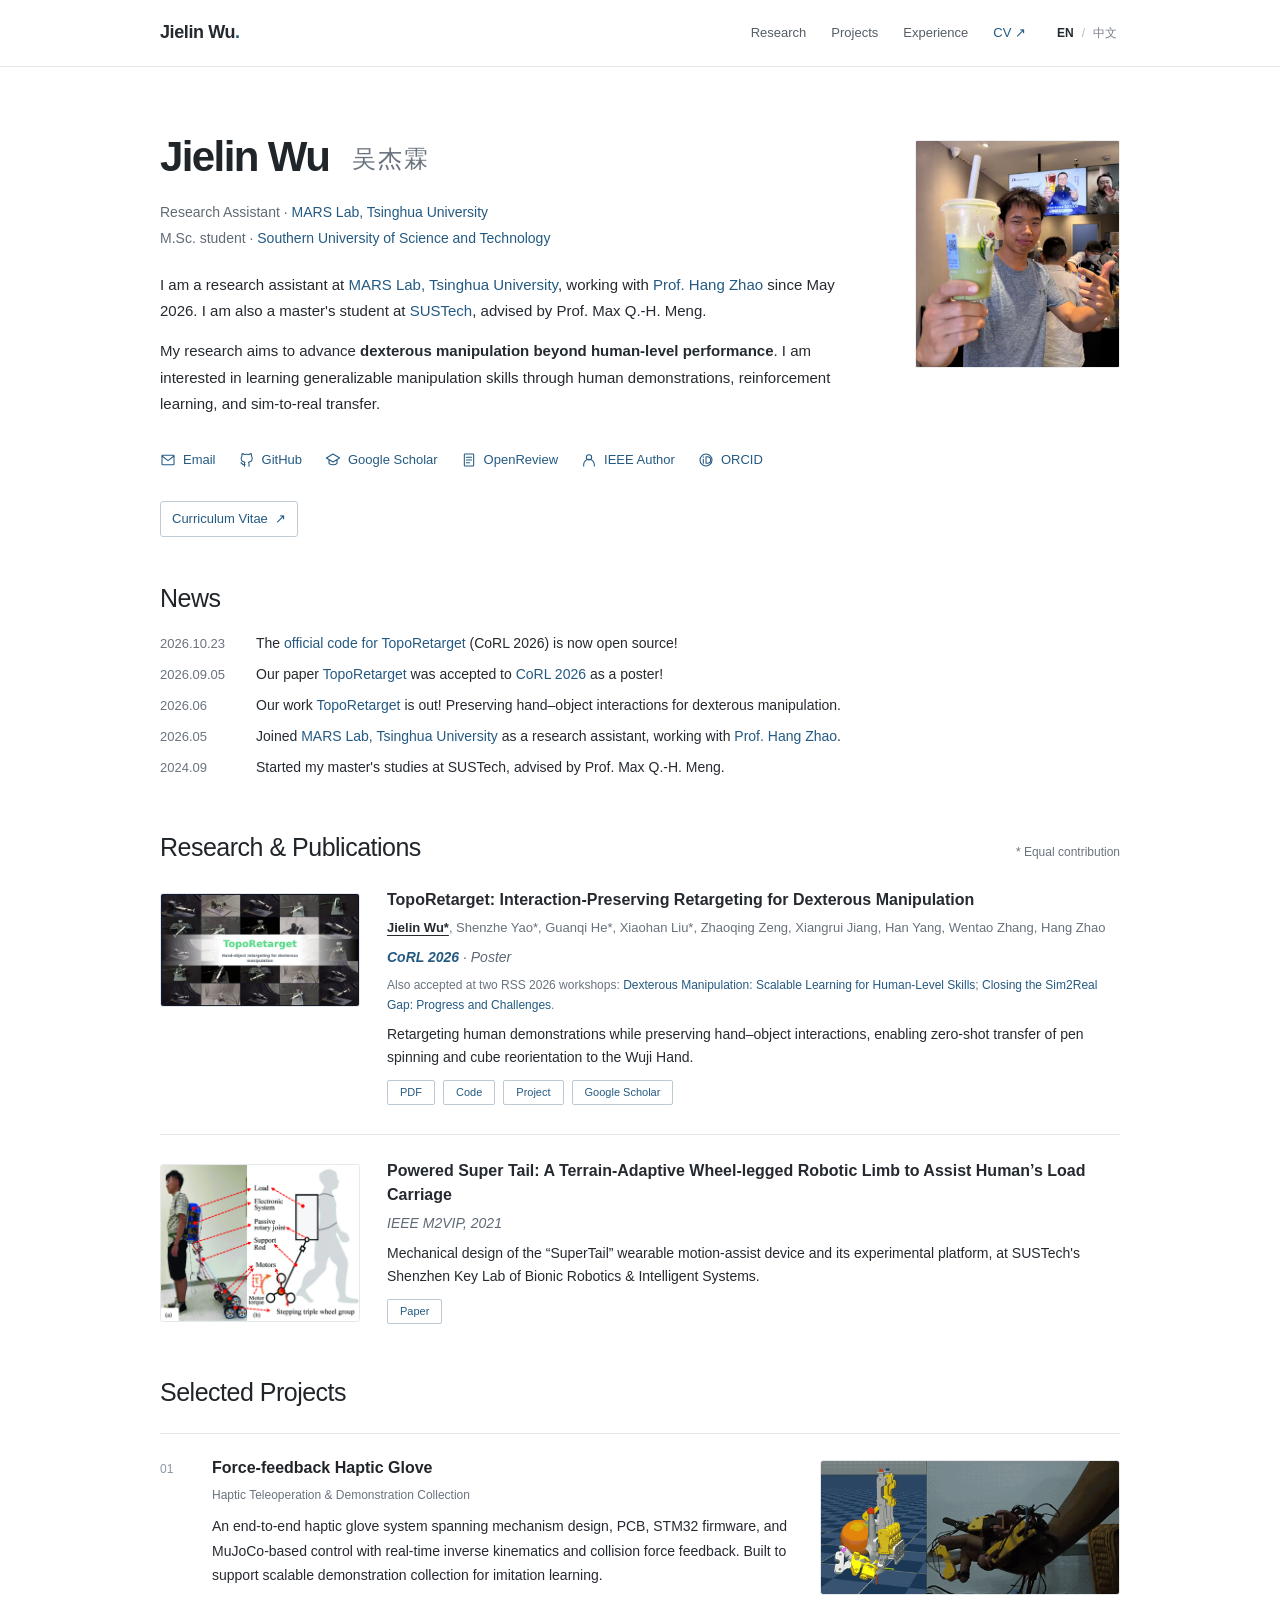
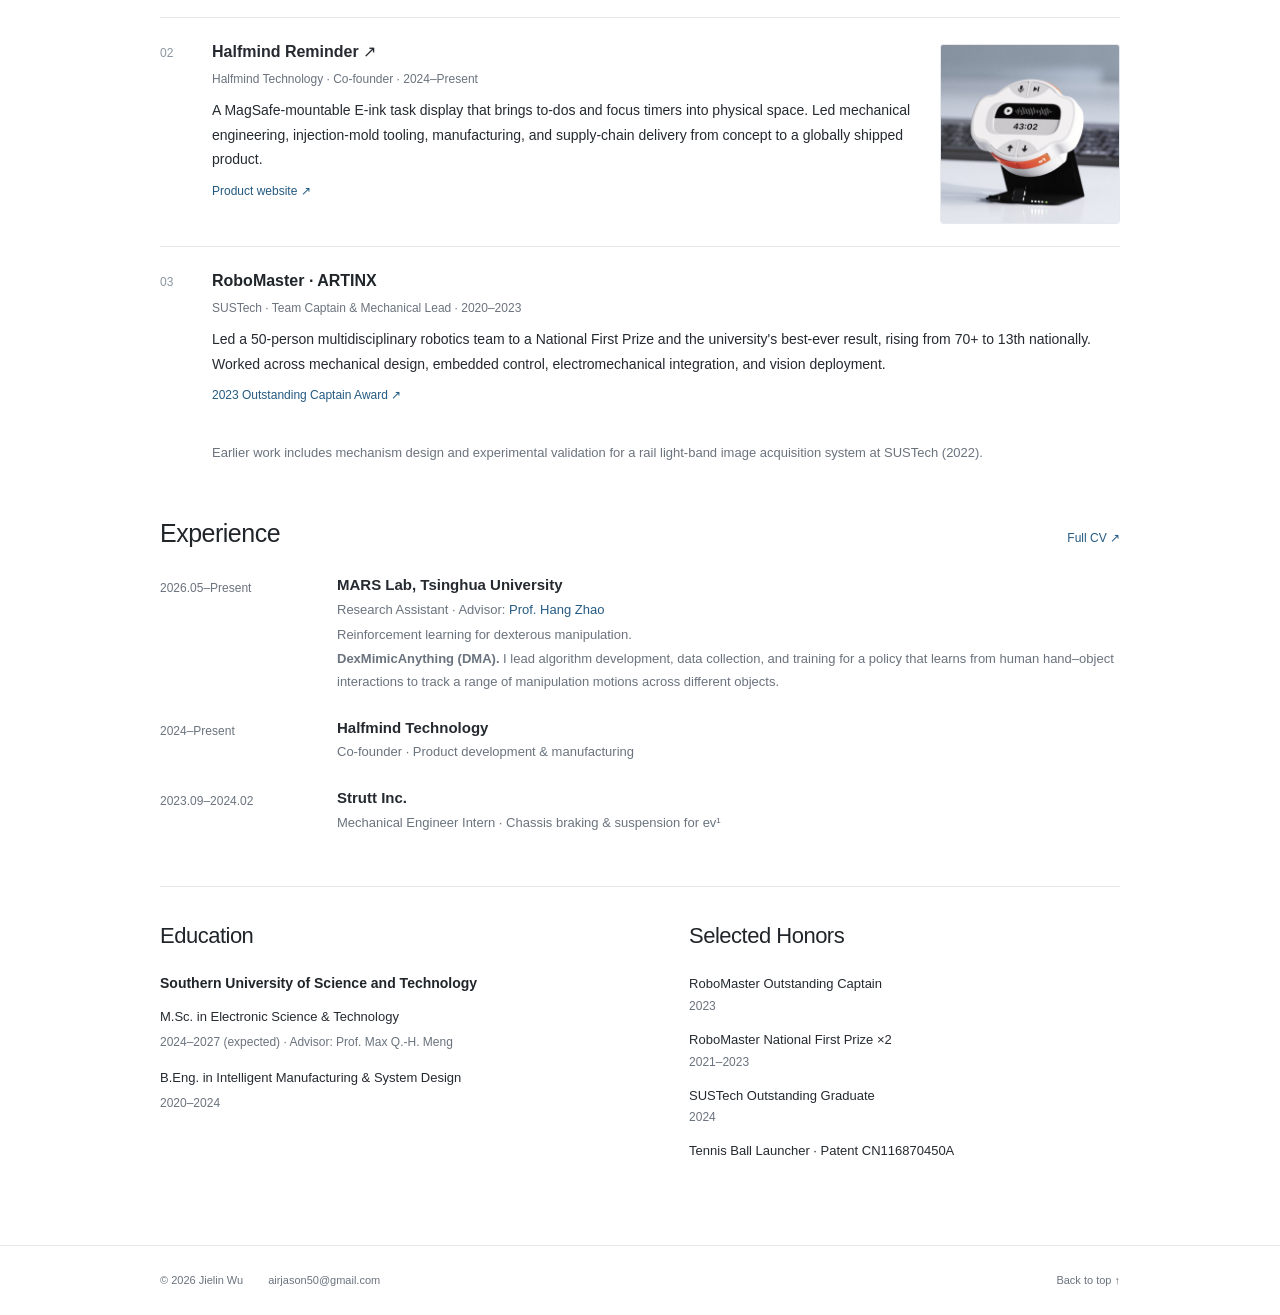
<file: index.html>
<!DOCTYPE html>
<html lang="en">
<head>
  <meta charset="UTF-8">
  <meta name="viewport" content="width=device-width, initial-scale=1">
  <meta name="description" content="Jielin Wu — research assistant at MARS Lab, Tsinghua University, studying dexterous manipulation beyond human-level performance.">
  <meta name="theme-color" content="#ffffff">
  <title>Jielin Wu / 吴杰霖</title>
  <link rel="canonical" href="https://airjason50.github.io/">
  <link rel="stylesheet" href="style.css">
  <script src="home.js" defer></script>
</head>
<body>
  <a class="skip-link" href="#about"><span class="en">Skip to content</span><span class="zh">跳转到正文</span></a>
  <header class="site-header">
    <nav class="nav-inner" aria-label="Main navigation">
      <a class="brand" href="#about">Jielin Wu<span class="brand-dot">.</span></a>
      <div class="nav-links">
        <a href="#research"><span class="en">Research</span><span class="zh">研究</span></a>
        <a href="#projects"><span class="en">Projects</span><span class="zh">项目</span></a>
        <a href="#experience"><span class="en">Experience</span><span class="zh">经历</span></a>
        <a class="nav-cv" href="cv.html" data-cv-link>CV <span aria-hidden="true">↗</span></a>
      </div>
      <div class="language-switch" role="group" aria-label="Language / 语言">
        <button type="button" data-lang="en" aria-pressed="true">EN</button>
        <span aria-hidden="true">/</span>
        <button type="button" data-lang="zh" aria-pressed="false">中文</button>
      </div>
    </nav>
  </header>

  <main class="page">
    <section id="about" class="about" aria-labelledby="name">
      <div class="intro">
        <h1 id="name">Jielin Wu <span class="chinese-name" lang="zh">吴杰霖</span></h1>
        <p class="affiliation"><span class="en">Research Assistant · <a href="https://group.iiis.tsinghua.edu.cn/~marslab/">MARS Lab, Tsinghua University</a><br>M.Sc. student · <a href="https://www.sustech.edu.cn/en/">Southern University of Science and Technology</a></span><span class="zh">研究助理 · <a href="https://group.iiis.tsinghua.edu.cn/~marslab/">清华大学 MARS Lab</a><br>硕士研究生 · <a href="https://www.sustech.edu.cn/">南方科技大学</a></span></p>
        <p class="en">I am a research assistant at <a href="https://group.iiis.tsinghua.edu.cn/~marslab/">MARS Lab, Tsinghua University</a>, working with <a href="https://hangzhaomit.github.io/">Prof. Hang Zhao</a> since May 2026. I am also a master's student at <a href="https://www.sustech.edu.cn/en/">SUSTech</a>, advised by Prof. Max Q.-H. Meng.</p>
        <p class="zh">我自 2026 年 5 月起在<a href="https://group.iiis.tsinghua.edu.cn/~marslab/">清华大学 MARS Lab</a>担任研究助理，与<a href="https://hangzhaomit.github.io/">赵行老师</a>合作。我同时是<a href="https://www.sustech.edu.cn/">南方科技大学</a>电子科学与技术专业硕士研究生，导师为孟庆虎教授。</p>
        <p class="en">My research aims to advance <strong>dexterous manipulation beyond human-level performance</strong>. I am interested in learning generalizable manipulation skills through human demonstrations, reinforcement learning, and sim-to-real transfer.</p>
        <p class="zh">我的研究聚焦于<strong>迈向超越人类水平的灵巧操作</strong>，探索如何结合人类示教、强化学习与仿真到实物迁移，让机器人学习可泛化的操作技能。</p>
        <div class="contact-links">
          <a href="mailto:airjason50@gmail.com"><svg viewBox="0 0 24 24" aria-hidden="true"><rect x="3" y="5" width="18" height="14" rx="1"/><path d="m3 6 9 7 9-7"/></svg><span class="en">Email</span><span class="zh">邮箱</span></a>
          <a href="https://github.com/AIRJASON50"><svg viewBox="0 0 24 24" aria-hidden="true"><path d="M9 19c-4.3 1.3-4.3-2.2-6-2.7m12 5v-3.5a3 3 0 0 0-.8-2.3c2.7-.3 5.6-1.3 5.6-6A4.7 4.7 0 0 0 18.5 6a4.3 4.3 0 0 0-.1-3.5s-1-.3-3.6 1.4a12.4 12.4 0 0 0-6.6 0C5.7 2.2 4.7 2.5 4.7 2.5A4.3 4.3 0 0 0 4.6 6a4.7 4.7 0 0 0-1.3 3.5c0 4.7 2.9 5.7 5.6 6a3 3 0 0 0-.8 2.3v3.5"/></svg>GitHub</a>
          <a href="https://scholar.google.com/citations?user=GMuQ-scAAAAJ"><svg viewBox="0 0 24 24" aria-hidden="true"><path d="m2 9 10-6 10 6-10 6-10-6m4 3v5c3 3 9 3 12 0v-5"/></svg><span class="en">Google Scholar</span><span class="zh">谷歌学术</span></a>
          <a href="https://openreview.net/profile?id=~Jielin_Wu2"><svg viewBox="0 0 24 24" aria-hidden="true"><rect x="5" y="3" width="14" height="18" rx="1"/><path d="M8 8h8M8 12h8M8 16h5"/></svg>OpenReview</a>
          <a href="https://ieeexplore.ieee.org/author/37089229226"><svg viewBox="0 0 24 24" aria-hidden="true"><circle cx="12" cy="8" r="4"/><path d="M4 21v-2a8 8 0 0 1 16 0v2"/></svg><span class="en">IEEE Author</span><span class="zh">IEEE 作者主页</span></a>
          <a href="https://orcid.org/0009-0006-6224-4803"><svg viewBox="0 0 24 24" aria-hidden="true"><circle cx="12" cy="12" r="9"/><path d="M8 11v6M8 7v1m4-1h2a5 5 0 0 1 0 10h-2V7z"/></svg>ORCID</a>
          <a class="button-link" href="cv.html" data-cv-link><span class="en">Curriculum Vitae</span><span class="zh">完整履历</span><span aria-hidden="true">↗</span></a>
        </div>
      </div>
      <div class="portrait-frame"><img class="portrait" src="portrait-clean.png" alt="Jielin Wu" width="1189" height="1323" decoding="async"></div>
    </section>

    <section class="news section" aria-labelledby="news-title">
      <h2 id="news-title"><span class="en">News</span><span class="zh">最近动态</span></h2>
      <ul class="news-list">
        <li><time datetime="2026-10-23">2026.10.23</time><span class="en">The <a href="https://github.com/wuji-technology/toporetarget">official code for TopoRetarget</a> (CoRL 2026) is now open source!</span><span class="zh">TopoRetarget（CoRL 2026）<a href="https://github.com/wuji-technology/toporetarget">官方代码</a>已开源！</span></li>
        <li><time datetime="2026-09-05">2026.09.05</time><span class="en">Our paper <a href="https://toporetarget2026.github.io/TopoRetarget/">TopoRetarget</a> was accepted to <a href="https://openreview.net/forum?id=9w3PEC3XLg">CoRL 2026</a> as a poster!</span><span class="zh">我们的论文 <a href="https://toporetarget2026.github.io/TopoRetarget/">TopoRetarget</a> 被 <a href="https://openreview.net/forum?id=9w3PEC3XLg">CoRL 2026</a> 录用为海报论文！</span></li>
        <li><time datetime="2026-06">2026.06</time><span class="en">Our work <a href="https://toporetarget2026.github.io/TopoRetarget/">TopoRetarget</a> is out! Preserving hand–object interactions for dexterous manipulation.</span><span class="zh">我们的工作 <a href="https://toporetarget2026.github.io/TopoRetarget/">TopoRetarget</a> 已发布，面向灵巧操作的人手–物体交互保持重定向。</span></li>
        <li><time datetime="2026-05">2026.05</time><span class="en">Joined <a href="https://group.iiis.tsinghua.edu.cn/~marslab/">MARS Lab, Tsinghua University</a> as a research assistant, working with <a href="https://hangzhaomit.github.io/">Prof. Hang Zhao</a>.</span><span class="zh">加入<a href="https://group.iiis.tsinghua.edu.cn/~marslab/">清华大学 MARS Lab</a>担任研究助理，与<a href="https://hangzhaomit.github.io/">赵行老师</a>合作。</span></li>
        <li><time datetime="2024-09">2024.09</time><span class="en">Started my master's studies at SUSTech, advised by Prof. Max Q.-H. Meng.</span><span class="zh">开始在南方科技大学攻读硕士，导师为孟庆虎教授。</span></li>
      </ul>
    </section>

    <section id="research" class="section" aria-labelledby="research-title">
      <div class="section-heading"><h2 id="research-title"><span class="en">Research &amp; Publications</span><span class="zh">研究与论文</span></h2><span class="section-note"><span class="en">* Equal contribution</span><span class="zh">* 共同贡献</span></span></div>
      <article class="publication">
        <a class="publication-image" href="https://toporetarget2026.github.io/TopoRetarget/" aria-label="TopoRetarget project website"><img src="toporetarget.jpg" alt="TopoRetarget collage showing dexterous manipulation demonstrations across robot hands" width="960" height="540" loading="lazy"></a>
        <div>
          <h3><a href="https://toporetarget2026.github.io/TopoRetarget/">TopoRetarget: Interaction-Preserving Retargeting for Dexterous Manipulation</a></h3>
          <p class="authors"><strong>Jielin Wu*</strong>, Shenzhe Yao*, Guanqi He*, Xiaohan Liu*, Zhaoqing Zeng, Xiangrui Jiang, Han Yang, Wentao Zhang, Hang Zhao</p>
          <p class="venue"><a href="https://openreview.net/forum?id=9w3PEC3XLg"><strong>CoRL 2026</strong></a> · <span class="en">Poster</span><span class="zh">海报论文</span></p>
          <p class="workshop-venues"><span class="en">Also accepted at two RSS 2026 workshops: <a href="https://dex-manipulation.github.io/rss2026/">Dexterous Manipulation: Scalable Learning for Human-Level Skills</a>; <a href="https://sites.google.com/view/rss2026sim2realws/home">Closing the Sim2Real Gap: Progress and Challenges</a>.</span><span class="zh">亦被 RSS 2026 两个研讨会录用：<a href="https://dex-manipulation.github.io/rss2026/">灵巧操作：面向人类水平技能的可扩展学习</a>；<a href="https://sites.google.com/view/rss2026sim2realws/home">缩小仿真到现实差距：进展与挑战</a>。</span></p>
          <p class="en">Retargeting human demonstrations while preserving hand–object interactions, enabling zero-shot transfer of pen spinning and cube reorientation to the Wuji Hand.</p>
          <p class="zh">在人手示教重定向中保持手–物体交互结构，实现转笔与方块重定向策略向舞肌灵巧手的零样本迁移。</p>
          <div class="resource-links"><a href="https://arxiv.org/pdf/2606.16272">PDF</a><a href="https://github.com/wuji-technology/toporetarget"><span class="en">Code</span><span class="zh">代码</span></a><a href="https://toporetarget2026.github.io/TopoRetarget/"><span class="en">Project</span><span class="zh">项目主页</span></a><a href="https://scholar.google.com/citations?view_op=view_citation&amp;user=GMuQ-scAAAAJ&amp;citation_for_view=GMuQ-scAAAAJ:9yKSN-GCB0IC"><span class="en">Google Scholar</span><span class="zh">谷歌学术</span></a></div>
        </div>
      </article>
      <article class="publication publication-text">
        <a class="publication-image" href="https://ieeexplore.ieee.org/document/9665086" aria-label="Powered Super Tail paper"><img src="super-tail.gif" alt="Powered Super Tail worn by a user alongside its wheel-legged mechanism diagram" width="820" height="647" loading="lazy"></a>
        <div>
          <h3><a href="https://ieeexplore.ieee.org/document/9665086">Powered Super Tail: A Terrain-Adaptive Wheel-legged Robotic Limb to Assist Human’s Load Carriage</a></h3>
          <p class="venue">IEEE M2VIP, 2021</p>
          <p class="en">Mechanical design of the “SuperTail” wearable motion-assist device and its experimental platform, at SUSTech's Shenzhen Key Lab of Bionic Robotics &amp; Intelligent Systems.</p>
          <p class="zh">参与「超级尾」人体运动辅助可穿戴设备与实验平台的机械设计，研究工作开展于南方科技大学深圳市仿生机器人与智能系统重点实验室。</p>
          <div class="resource-links"><a href="https://ieeexplore.ieee.org/document/9665086"><span class="en">Paper</span><span class="zh">论文</span></a></div>
        </div>
      </article>
    </section>

    <section id="projects" class="section" aria-labelledby="projects-title">
      <h2 id="projects-title"><span class="en">Selected Projects</span><span class="zh">项目选集</span></h2>
      <article class="project project-with-image project-with-demo">
        <div class="project-index" aria-hidden="true">01</div>
        <div><h3><span class="en">Force-feedback Haptic Glove</span><span class="zh">力反馈触觉手套</span></h3>
          <p class="project-context"><span class="en">Haptic Teleoperation &amp; Demonstration Collection</span><span class="zh">力反馈遥操作与示教数据采集</span></p>
          <p class="en">An end-to-end haptic glove system spanning mechanism design, PCB, STM32 firmware, and MuJoCo-based control with real-time inverse kinematics and collision force feedback. Built to support scalable demonstration collection for imitation learning.</p>
          <p class="zh">从机构、电路与 STM32 固件到控制算法的完整力反馈手套系统；基于 MuJoCo 实现实时逆运动学与碰撞力反馈，支持模仿学习的规模化示教数据采集。</p>
        </div>
        <a class="project-image project-demo" href="haptic-glove.gif" aria-label="View force-feedback glove demonstration"><img src="haptic-glove.gif" alt="Force-feedback glove demonstration comparing simulated and physical finger motion" width="480" height="214" loading="lazy"></a>
      </article>
      <article class="project project-with-image">
        <div class="project-index" aria-hidden="true">02</div>
        <div><h3><a href="https://www.halfmind.tech/">Halfmind Reminder <span aria-hidden="true">↗</span></a></h3>
          <p class="project-context"><span class="en">Halfmind Technology · Co-founder · 2024–Present</span><span class="zh">哈夫迈德科技 · 联合创始人 · 2024–至今</span></p>
          <p class="en">A MagSafe-mountable E-ink task display that brings to-dos and focus timers into physical space. Led mechanical engineering, injection-mold tooling, manufacturing, and supply-chain delivery from concept to a globally shipped product.</p>
          <p class="zh">可磁吸部署的电子墨水屏任务显示设备，将待办与专注计时带入物理空间。负责机械工程、注塑模具、量产与供应链交付，推动产品从概念走向全球发货。</p>
          <div class="text-links"><a href="https://www.halfmind.tech/"><span class="en">Product website ↗</span><span class="zh">产品网站 ↗</span></a></div>
        </div>
        <a class="project-image project-photo" href="https://www.halfmind.tech/products/halfmind-sticker" aria-label="Halfmind Reminder product"><img src="halfmind-reminder-product.png" alt="Halfmind Reminder on its desk stand displaying a voice reminder countdown" width="2500" height="1160" loading="lazy"></a>
      </article>
      <article class="project">
        <div class="project-index" aria-hidden="true">03</div>
        <div><h3><span class="en">RoboMaster · ARTINX</span><span class="zh">RoboMaster · ARTINX 战队</span></h3>
          <p class="project-context"><span class="en">SUSTech · Team Captain &amp; Mechanical Lead · 2020–2023</span><span class="zh">南方科技大学 · 队长与机械组负责人 · 2020–2023</span></p>
          <p class="en">Led a 50-person multidisciplinary robotics team to a National First Prize and the university's best-ever result, rising from 70+ to 13th nationally. Worked across mechanical design, embedded control, electromechanical integration, and vision deployment.</p>
          <p class="zh">带领 50 人跨学科机器人战队取得全国一等奖与校史最佳成绩，全国排名从 70+ 提升至第 13 名。工作覆盖机械设计、嵌入式控制、机电集成与视觉算法部署。</p>
          <div class="text-links"><a href="https://www.robomaster.com/zh-CN/resource/pages/announcement/1651"><span class="en">2023 Outstanding Captain Award ↗</span><span class="zh">2023 全国优秀队长奖 ↗</span></a></div>
        </div>
      </article>
      <p class="earlier-work"><span class="en">Earlier work includes mechanism design and experimental validation for a rail light-band image acquisition system at SUSTech (2022).</span><span class="zh">早期研究还包括南方科技大学钢轨光带图像采集系统的机构设计与实验验证（2022）。</span></p>
    </section>

    <section id="experience" class="section" aria-labelledby="experience-title">
      <div class="section-heading"><h2 id="experience-title"><span class="en">Experience</span><span class="zh">经历</span></h2><a class="section-note" href="cv.html" data-cv-link><span class="en">Full CV ↗</span><span class="zh">完整履历 ↗</span></a></div>
      <div class="experience-row"><span class="period"><span class="en">2026.05–Present</span><span class="zh">2026.05–至今</span></span><div><h3><a href="https://group.iiis.tsinghua.edu.cn/~marslab/">MARS Lab, <span class="en">Tsinghua University</span><span class="zh">清华大学</span></a></h3><p class="en">Research Assistant · Advisor: <a href="https://hangzhaomit.github.io/">Prof. Hang Zhao</a></p><p class="zh">研究助理 · 指导老师：<a href="https://hangzhaomit.github.io/">赵行老师</a></p><p class="en">Reinforcement learning for dexterous manipulation.</p><p class="zh">基于强化学习的灵巧操作研究。</p>
        <p class="en"><strong>DexMimicAnything (DMA).</strong> I lead algorithm development, data collection, and training for a policy that learns from human hand–object interactions to track a range of manipulation motions across different objects.</p>
        <p class="zh"><strong>DexMimicAnything（DMA）。</strong>我负责算法开发、数据采集和训练，利用人手与物体的交互数据，让灵巧手在不同物体上跟踪多种操作动作。</p></div></div>
      <div class="experience-row"><span class="period"><span class="en">2024–Present</span><span class="zh">2024–至今</span></span><div><h3><a href="https://www.halfmind.tech/">Halfmind Technology <span class="zh">哈夫迈德科技</span></a></h3><p class="en">Co-founder · Product development &amp; manufacturing</p><p class="zh">联合创始人 · 产品研发与量产</p></div></div>
      <div class="experience-row"><span class="period">2023.09–2024.02</span><div><h3><a href="https://strutt.inc/">Strutt Inc. <span class="zh">若创科技</span></a></h3><p class="en">Mechanical Engineer Intern · Chassis braking &amp; suspension for ev¹</p><p class="zh">机械结构工程师实习 · ev¹ 底盘制动与悬架系统</p></div></div>
    </section>

    <section class="section background-grid" aria-label="Education and honors">
      <div><h2><span class="en">Education</span><span class="zh">教育背景</span></h2><h3 class="en">Southern University of Science and Technology</h3><h3 class="zh">南方科技大学</h3><p class="education-degree en">M.Sc. in Electronic Science &amp; Technology</p><p class="education-degree zh">电子科学与技术 · 硕士</p><p class="muted"><span class="en">2024–2027 (expected) · Advisor: Prof. Max Q.-H. Meng</span><span class="zh">2024–2027（预计）· 导师：孟庆虎教授</span></p><p class="education-degree en">B.Eng. in Intelligent Manufacturing &amp; System Design</p><p class="education-degree zh">智能制造与系统设计 · 工学学士</p><p class="muted">2020–2024</p></div>
      <div><h2><span class="en">Selected Honors</span><span class="zh">部分荣誉</span></h2><ul class="honors-list"><li><span class="en">RoboMaster Outstanding Captain</span><span class="zh">RoboMaster 全国优秀队长</span><span class="muted">2023</span></li><li><span class="en">RoboMaster National First Prize ×2</span><span class="zh">RoboMaster 全国一等奖 ×2</span><span class="muted">2021–2023</span></li><li><span class="en">SUSTech Outstanding Graduate</span><span class="zh">南方科技大学优秀毕业生</span><span class="muted">2024</span></li><li><span class="en">Tennis Ball Launcher · Patent CN116870450A</span><span class="zh">网球发射机 · 发明专利 CN116870450A</span></li></ul></div>
    </section>
  </main>
  <footer class="site-footer"><div><span>© 2026 Jielin Wu</span><a href="mailto:airjason50@gmail.com">airjason50@gmail.com</a><a href="#about"><span class="en">Back to top ↑</span><span class="zh">回到顶部 ↑</span></a></div></footer>
</body>
</html>
</file>
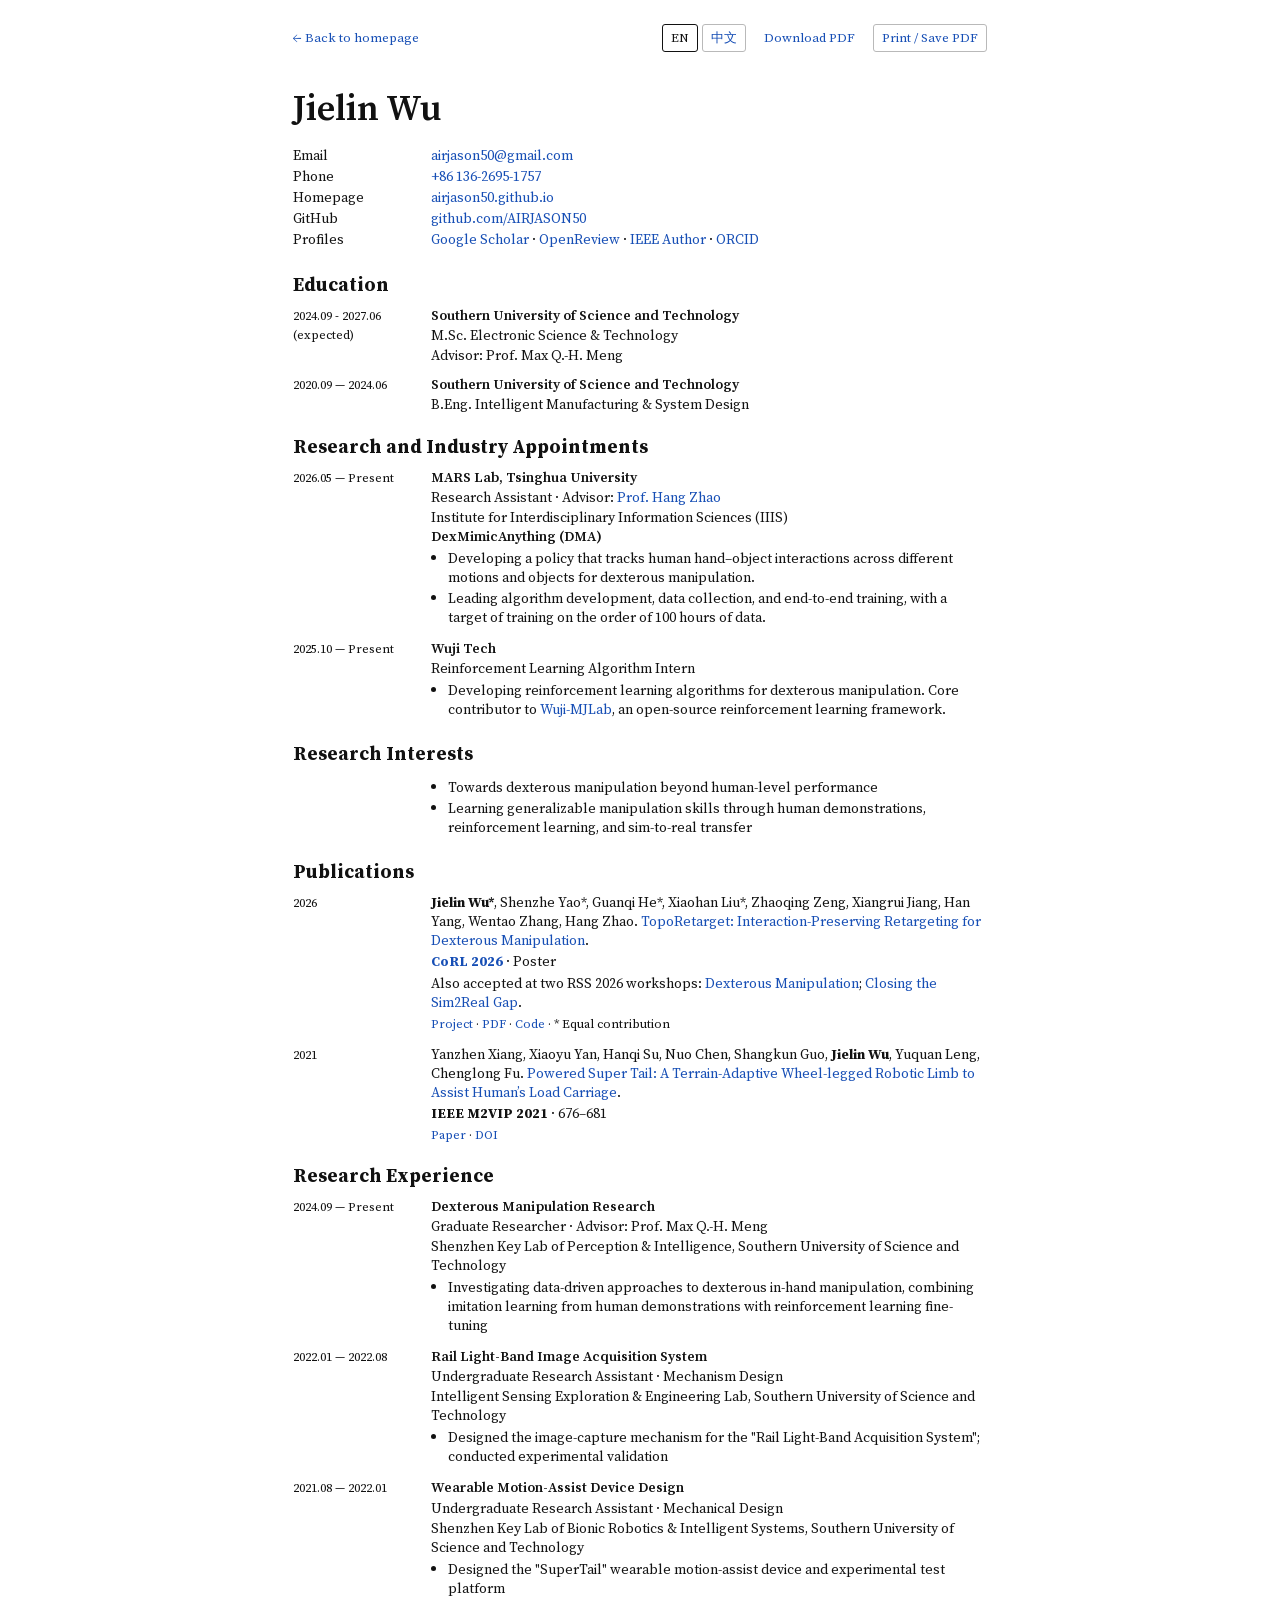
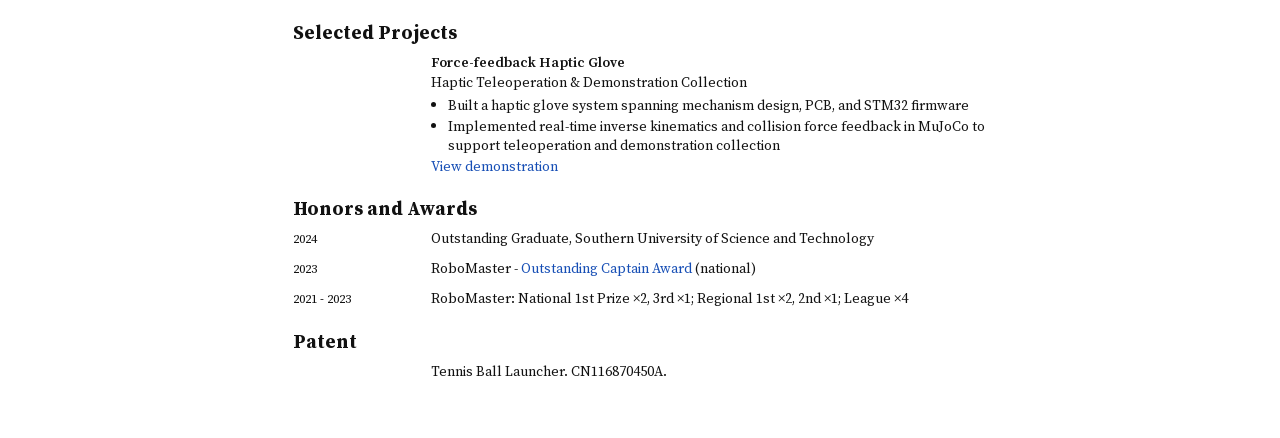
<file: cv.html>
<!DOCTYPE html>
<html lang="en">
<head>
  <meta charset="UTF-8">
  <meta name="viewport" content="width=device-width, initial-scale=1.0">
  <meta name="description" content="Academic curriculum vitae of Jielin Wu: education, research, and publications in dexterous manipulation beyond human-level performance.">
  <title>Academic CV · Jielin Wu / 吴杰霖</title>
  <style>
    @font-face {
      font-family: "CV Serif";
      src: url("cv-serif.ttf") format("truetype");
      font-style: normal;
      font-weight: 400;
      font-display: swap;
    }
    @font-face {
      font-family: "CV Serif";
      src: url("cv-serif-semibold.ttf") format("truetype");
      font-style: normal;
      font-weight: 600;
      font-display: swap;
    }
    @font-face {
      font-family: "CV Serif";
      src: url("cv-serif-bold.ttf") format("truetype");
      font-style: normal;
      font-weight: 700;
      font-display: swap;
    }
    * { box-sizing: border-box; }
    html { color: #111; background: #fff; }
    body { margin: 0; font: 14px/1.36 "CV Serif", "Noto Serif CJK SC", Georgia, serif; }
    html[lang="zh"] .en, html[lang="en"] .zh { display: none; }
    a { color: #164eb5; text-decoration: none; overflow-wrap: anywhere; }
    a:hover { text-decoration: underline; }
    a:focus-visible, button:focus-visible { outline: 2px solid #164eb5; outline-offset: 4px; }
    button { font: inherit; cursor: pointer; }
    .cv-tools { max-width: 774px; margin: 24px auto 0; padding: 0 40px; display: flex; align-items: center; gap: 18px; font-size: 13px; }
    .cv-tools > a { margin-right: auto; }
    .cv-tools button { color: #164eb5; background: #fff; border: 1px solid #b9b9b9; border-radius: 3px; padding: 4px 8px; }
    .lang-switch { display: flex; gap: 4px; }
    .lang-switch button[aria-pressed="true"] { color: #111; border-color: #111; }
    .resume { max-width: 774px; margin: 36px auto 56px; padding: 0 40px; }
    h1 { font-size: 36px; line-height: 1.12; font-weight: 600; margin: 0 0 18px; }
    .contact { display: grid; grid-template-columns: 120px minmax(0, 1fr); column-gap: 18px; row-gap: 2px; margin: 0 0 24px; }
    .contact dt, .contact dd { margin: 0; }
    h2 { font-size: 19px; line-height: 1.2; font-weight: 700; margin: 21px 0 10px; break-after: avoid; }
    .entry { display: grid; grid-template-columns: 120px minmax(0, 1fr); column-gap: 18px; margin: 0 0 10px; break-inside: avoid; }
    .date { min-width: 0; font-size: 12.5px; line-height: 1.5; padding-top: 1px; }
    .entry-title { font-weight: 600; }
    .entry-title a { color: inherit; }
    .entry-sub { margin-top: 1px; }
    ul { margin: 3px 0 0; padding-left: 17px; }
    li { margin: 2px 0; }
    p { margin: 0; }
    .publication { margin-bottom: 13px; }
    .publication-citation { margin-bottom: 2px; }
    .publication-venue { margin-top: 2px; }
    .publication-note, .publication-links { margin-top: 3px; }
    .publication-links { font-size: 12.5px; }
    .plain .entry { margin-bottom: 5px; }
    strong { font-weight: 700; }
    @page {
      size: A4;
      margin: 17mm 18mm;
      @bottom-center { content: counter(page); font: 9pt "CV Serif", Georgia, serif; color: #111; }
    }
    @media print {
      body { font-size: 10pt; line-height: 1.27; }
      .cv-tools { display: none; }
      .resume { width: auto; max-width: none; margin: 0; padding: 0; }
      h1 { font-size: 27pt; }
      h2 { font-size: 14pt; margin-top: 11pt; margin-bottom: 5pt; }
      .contact { margin-bottom: 18pt; }
      .entry, .contact { grid-template-columns: 94pt minmax(0, 1fr); column-gap: 12pt; }
      .entry { margin-bottom: 7.5pt; }
      .date { font-size: 9.25pt; }
      .publication-links { font-size: 9.5pt; }
      .publication { margin-bottom: 10pt; }
      #research { break-before: page; }
      a { color: #164eb5; }
    }
    @media screen and (max-width: 600px) {
      body { font-size: 15px; }
      .cv-tools { margin-top: 18px; padding: 0 20px; gap: 10px; flex-wrap: wrap; }
      .cv-tools > a { flex-basis: 100%; }
      .resume { margin: 28px auto 40px; padding: 0 20px; }
      h1 { font-size: 32px; }
      .contact { grid-template-columns: 70px minmax(0, 1fr); column-gap: 10px; }
      .entry { grid-template-columns: minmax(0, 1fr); gap: 3px; margin-bottom: 16px; }
      .date { color: #444; font-size: 13px; }
      .date br { display: none; }
      .date:empty { display: none; }
    }
  </style>
</head>
<body>
<nav class="cv-tools" aria-label="CV navigation">
  <a href="index.html?lang=en" id="home-link"><span class="en">← Back to homepage</span><span class="zh">← 返回主页</span></a>
  <div class="lang-switch" role="group" aria-label="Language">
    <button type="button" onclick="setLang('en')" aria-pressed="true">EN</button>
    <button type="button" onclick="setLang('zh')" aria-pressed="false">中文</button>
  </div>
  <span><a class="en" href="Jielin_Wu_CV_en.pdf" download>Download PDF</a><a class="zh" href="Jielin_Wu_CV_zh.pdf" download>下载 PDF</a></span>
  <button type="button" onclick="window.print()"><span class="en">Print / Save PDF</span><span class="zh">打印 / 保存 PDF</span></button>
</nav>
<main class="resume">
  <header>
    <h1><span class="en">Jielin Wu</span><span class="zh">吴杰霖</span></h1>
    <dl class="contact">
      <dt><span class="en">Email</span><span class="zh">邮箱</span></dt><dd><a href="mailto:airjason50@gmail.com">airjason50@gmail.com</a></dd>
      <dt><span class="en">Phone</span><span class="zh">电话</span></dt><dd><a href="tel:+8613626951757">+86 136-2695-1757</a></dd>
      <dt><span class="en">Homepage</span><span class="zh">主页</span></dt><dd><a href="https://airjason50.github.io/">airjason50.github.io</a></dd>
      <dt>GitHub</dt><dd><a href="https://github.com/AIRJASON50">github.com/AIRJASON50</a></dd>
      <dt><span class="en">Profiles</span><span class="zh">学术主页</span></dt><dd><a href="https://scholar.google.com/citations?user=GMuQ-scAAAAJ"><span class="en">Google Scholar</span><span class="zh">谷歌学术</span></a> · <a href="https://openreview.net/profile?id=~Jielin_Wu2">OpenReview</a> · <a href="https://ieeexplore.ieee.org/author/37089229226"><span class="en">IEEE Author</span><span class="zh">IEEE 作者主页</span></a> · <a href="https://orcid.org/0009-0006-6224-4803">ORCID</a></dd>
    </dl>
  </header>
<section class="section" id="education">
<h2><span class="en">Education</span><span class="zh">教育背景</span></h2>
<div class="entry "><div class="date"><span class="en">2024.09 - 2027.06<br> (expected)</span><span class="zh">2024.09 - 2027.06<br>（预计）</span></div><div class="entry-body"><div class="entry-title"><span class="en">Southern University of Science and Technology</span><span class="zh">南方科技大学</span></div>
<div class="entry-sub"><span class="en">M.Sc. Electronic Science &amp; Technology</span><span class="zh">硕士 · 电子科学与技术</span></div>
<div class="entry-sub"><span class="en">Advisor: Prof. Max Q.-H. Meng</span><span class="zh">导师：孟庆虎 教授</span></div>

</div></div>
<div class="entry "><div class="date">2020.09 — 2024.06</div><div class="entry-body"><div class="entry-title"><span class="en">Southern University of Science and Technology</span><span class="zh">南方科技大学</span></div>
<div class="entry-sub"><span class="en">B.Eng. Intelligent Manufacturing &amp; System Design</span><span class="zh">工学学士 · 智能制造与系统设计</span></div>

</div></div>
</section>
<section class="section" id="appointments">
<h2><span class="en">Research and Industry Appointments</span><span class="zh">科研与实习经历</span></h2>
<div class="entry "><div class="date"><span class="en">2026.05 — Present</span><span class="zh">2026.05 — 至今</span></div><div class="entry-body"><div class="entry-title"><a href="https://group.iiis.tsinghua.edu.cn/~marslab/"><span class="en">MARS Lab, Tsinghua University</span><span class="zh">清华大学 MARS Lab</span></a></div>
<div class="entry-sub"><span class="en">Research Assistant · Advisor: <a href="https://hangzhaomit.github.io/">Prof. Hang Zhao</a></span><span class="zh">研究助理 · 指导老师：<a href="https://hangzhaomit.github.io/">赵行老师</a></span></div>
<div class="entry-sub"><span class="en">Institute for Interdisciplinary Information Sciences (IIIS)</span><span class="zh">清华大学交叉信息研究院</span></div>
<div class="entry-title">DexMimicAnything (DMA)</div>
<ul class="en">
  <li>Developing a policy that tracks human hand–object interactions across different motions and objects for dexterous manipulation.</li>
  <li>Leading algorithm development, data collection, and end-to-end training, with a target of training on the order of 100 hours of data.</li>
</ul>
<ul class="zh">
  <li>基于人手与物体的交互数据，开发能跨动作、跨物体跟踪示范轨迹的灵巧操作策略。</li>
  <li>牵头算法开发、数据采集与端到端训练，目标是将训练数据扩展至百小时量级。</li>
</ul>
</div></div>
<div class="entry"><div class="date"><span class="en">2025.10 — Present</span><span class="zh">2025.10 — 至今</span></div>
<div class="entry-body"><div class="entry-title">Wuji Tech</div>
<div class="entry-sub"><span class="en">Reinforcement Learning Algorithm Intern</span><span class="zh">强化学习算法实习生</span></div>
<ul class="en"><li>Developing reinforcement learning algorithms for dexterous manipulation. Core contributor to <a href="https://github.com/wuji-technology/wuji-mjlab">Wuji-MJLab</a>, an open-source reinforcement learning framework.</li></ul>
<ul class="zh"><li>开发面向灵巧操作的强化学习算法，担任开源强化学习框架 <a href="https://github.com/wuji-technology/wuji-mjlab">Wuji-MJLab</a> 的核心贡献者。</li></ul>
</div></div>
</section>
<section class="section" id="interests">
<h2><span class="en">Research Interests</span><span class="zh">研究兴趣</span></h2>
<div class="entry "><div class="date"></div><div class="entry-body"><ul class="en">
          <li>Towards dexterous manipulation beyond human-level performance</li>
          <li>Learning generalizable manipulation skills through human demonstrations, reinforcement learning, and sim-to-real transfer</li>
        </ul>
<ul class="zh">
          <li>迈向超越人类水平的灵巧操作</li>
          <li>通过人类示教、强化学习与仿真到实物迁移，学习可泛化的操作技能</li>
        </ul></div></div>
</section>
<section class="section" id="publications">
<h2><span class="en">Publications</span><span class="zh">论文发表</span></h2>
<div class="entry publication"><div class="date">2026</div><div class="entry-body"><p class="publication-citation"><strong>Jielin Wu*</strong>, Shenzhe Yao*, Guanqi He*, Xiaohan Liu*, Zhaoqing Zeng, Xiangrui Jiang, Han Yang, Wentao Zhang, Hang Zhao. <a href="https://toporetarget2026.github.io/TopoRetarget/">TopoRetarget: Interaction-Preserving Retargeting for Dexterous Manipulation</a>.</p>
<div class="publication-venue"><a href="https://openreview.net/forum?id=9w3PEC3XLg"><strong>CoRL 2026</strong></a> · <span class="en">Poster</span><span class="zh">海报论文</span></div>
<p class="publication-note"><span class="en">Also accepted at two RSS 2026 workshops: <a href="https://dex-manipulation.github.io/rss2026/">Dexterous Manipulation</a>; <a href="https://sites.google.com/view/rss2026sim2realws/home">Closing the Sim2Real Gap</a>.</span><span class="zh">亦被 RSS 2026 两个研讨会录用：<a href="https://dex-manipulation.github.io/rss2026/">灵巧操作</a>；<a href="https://sites.google.com/view/rss2026sim2realws/home">缩小仿真到现实差距</a>。</span></p>
<p class="publication-links"><a href="https://toporetarget2026.github.io/TopoRetarget/"><span class="en">Project</span><span class="zh">项目主页</span></a> · <a href="https://arxiv.org/pdf/2606.16272">PDF</a> · <a href="https://github.com/wuji-technology/toporetarget"><span class="en">Code</span><span class="zh">代码</span></a> · <span class="en">* Equal contribution</span><span class="zh">* 共同贡献</span></p></div></div>
<div class="entry publication"><div class="date">2021</div><div class="entry-body"><p class="publication-citation">Yanzhen Xiang, Xiaoyu Yan, Hanqi Su, Nuo Chen, Shangkun Guo, <strong>Jielin Wu</strong>, Yuquan Leng, Chenglong Fu. <a href="https://ieeexplore.ieee.org/document/9665086">Powered Super Tail: A Terrain-Adaptive Wheel-legged Robotic Limb to Assist Human’s Load Carriage</a>.</p>
<div class="publication-venue"><strong>IEEE M2VIP 2021</strong> · 676–681</div>

<p class="publication-links"><a href="https://ieeexplore.ieee.org/document/9665086"><span class="en">Paper</span><span class="zh">论文</span></a> · <a href="https://doi.org/10.1109/M2VIP49856.2021.9665086">DOI</a></p></div></div>
</section>
<section class="section" id="research">
<h2><span class="en">Research Experience</span><span class="zh">科研经历</span></h2>
<div class="entry "><div class="date"><span class="en">2024.09 — Present</span><span class="zh">2024.09 — 至今</span></div><div class="entry-body"><div class="entry-title"><span class="en">Dexterous Manipulation Research</span><span class="zh">灵巧操作研究</span></div>
<div class="entry-sub"><span class="en">Graduate Researcher · Advisor: Prof. Max Q.-H. Meng</span><span class="zh">硕士研究生 · 导师：孟庆虎 教授</span></div>
<div class="entry-sub"><span class="en">Shenzhen Key Lab of Perception &amp; Intelligence, Southern University of Science and Technology</span><span class="zh">深圳市感知与智能重点实验室（南方科技大学）</span></div>
<ul class="en"><li>Investigating data-driven approaches to dexterous in-hand manipulation, combining imitation learning from human demonstrations with reinforcement learning fine-tuning</li></ul>
<ul class="zh"><li>研究数据驱动的灵巧手内操作方法，结合人手示教的模仿学习与强化学习微调</li></ul>
</div></div>
<div class="entry "><div class="date">2022.01 — 2022.08</div><div class="entry-body"><div class="entry-title"><span class="en">Rail Light-Band Image Acquisition System</span><span class="zh">钢轨光带图像采集系统研究</span></div>
<div class="entry-sub"><span class="en">Undergraduate Research Assistant · Mechanism Design</span><span class="zh">本科科研助理 · 机构设计与实验</span></div>
<div class="entry-sub"><span class="en">Intelligent Sensing Exploration &amp; Engineering Lab, Southern University of Science and Technology</span><span class="zh">智能传感探索与工程实验室，南方科技大学</span></div>
<ul class="en"><li>Designed the image-capture mechanism for the "Rail Light-Band Acquisition System"; conducted experimental validation</li></ul>
<ul class="zh"><li>负责「钢轨光带图像采集系统」采集机构设计与实验验证</li></ul>
</div></div>
<div class="entry "><div class="date">2021.08 — 2022.01</div><div class="entry-body"><div class="entry-title"><span class="en">Wearable Motion-Assist Device Design</span><span class="zh">人体运动辅助可穿戴设备设计</span></div>
<div class="entry-sub"><span class="en">Undergraduate Research Assistant · Mechanical Design</span><span class="zh">本科科研助理 · 结构设计方向</span></div>
<div class="entry-sub"><span class="en">Shenzhen Key Lab of Bionic Robotics &amp; Intelligent Systems, Southern University of Science and Technology</span><span class="zh">深圳市仿生机器人与智能系统重点实验室，南方科技大学</span></div>
<ul class="en">
            <li>Designed the "SuperTail" wearable motion-assist device and experimental test platform</li>

          </ul>
<ul class="zh">
            <li>设计"超级尾"人体运动辅助可穿戴设备及实验平台</li>

          </ul>
</div></div>
</section>
<section class="section" id="projects">
<h2><span class="en">Selected Projects</span><span class="zh">科研项目</span></h2>
<div class="entry "><div class="date"></div><div class="entry-body"><div class="entry-title"><span class="en">Force-feedback Haptic Glove</span><span class="zh">力反馈触觉手套</span></div>
<div class="entry-sub"><span class="en">Haptic Teleoperation &amp; Demonstration Collection</span><span class="zh">力反馈遥操作与示教数据采集</span></div>
<ul class="en"><li>Built a haptic glove system spanning mechanism design, PCB, and STM32 firmware</li><li>Implemented real-time inverse kinematics and collision force feedback in MuJoCo to support teleoperation and demonstration collection</li></ul>
<ul class="zh"><li>完成力反馈手套系统的机构设计、电路设计与 STM32 固件开发</li><li>基于 MuJoCo 实现实时逆运动学与碰撞力反馈，支持遥操作与示教数据采集</li></ul>
<div class="entry-sub"><a href="haptic-glove.gif"><span class="en">View demonstration</span><span class="zh">查看项目演示</span></a></div></div></div>
</section>
<section class="section" id="honors">
<h2><span class="en">Honors and Awards</span><span class="zh">荣誉与获奖</span></h2>
<div class="entry "><div class="date">2024</div><div class="entry-body"><span class="en">Outstanding Graduate, Southern University of Science and Technology</span><span class="zh">南方科技大学优秀毕业生</span></div></div>
<div class="entry "><div class="date">2023</div><div class="entry-body"><span class="en">RoboMaster - <a href="https://www.robomaster.com/zh-CN/resource/pages/announcement/1651">Outstanding Captain Award</a> (national)</span><span class="zh">RoboMaster - <a href="https://www.robomaster.com/zh-CN/resource/pages/announcement/1651">优秀队长</a>（全国个人奖项）</span></div></div>
<div class="entry "><div class="date">2021 - 2023</div><div class="entry-body"><span class="en">RoboMaster: National 1st Prize ×2, 3rd ×1; Regional 1st ×2, 2nd ×1; League ×4</span><span class="zh">RoboMaster：国家级一等奖 2 项、三等奖 1 项；省级一等奖 2 项、二等奖 1 项、三等奖 4 项</span></div></div>
</section>
<section class="section" id="patent">
<h2><span class="en">Patent</span><span class="zh">专利</span></h2>
<div class="entry "><div class="date"></div><div class="entry-body"><span class="en">Tennis Ball Launcher. CN116870450A.</span><span class="zh">网球发射机。CN116870450A。</span></div></div>
</section>
</main>
<script>
function setLang(lang) {
  lang = lang === 'zh' ? 'zh' : 'en';
  document.documentElement.lang = lang;
  try {
    const url = new URL(location.href);
    url.searchParams.set('lang', lang);
    history.replaceState(null, '', url);
  } catch { /* History access is optional. */ }
  document.getElementById('home-link').href = 'index.html?lang=' + lang;
  document.querySelectorAll('.lang-switch button').forEach(btn => {
    const active = btn.textContent.trim() === (lang === 'zh' ? '中文' : 'EN');
    btn.classList.toggle('active', active);
    btn.setAttribute('aria-pressed', String(active));
  });
  try { localStorage.setItem('homepage-language', lang); } catch { /* Storage is optional. */ }
}
let initialLang = new URLSearchParams(location.search).get('lang');
if (initialLang !== 'en' && initialLang !== 'zh') {
  try { initialLang = localStorage.getItem('homepage-language'); } catch { initialLang = 'en'; }
}
setLang(initialLang);
</script>
</body>
</html>
</file>
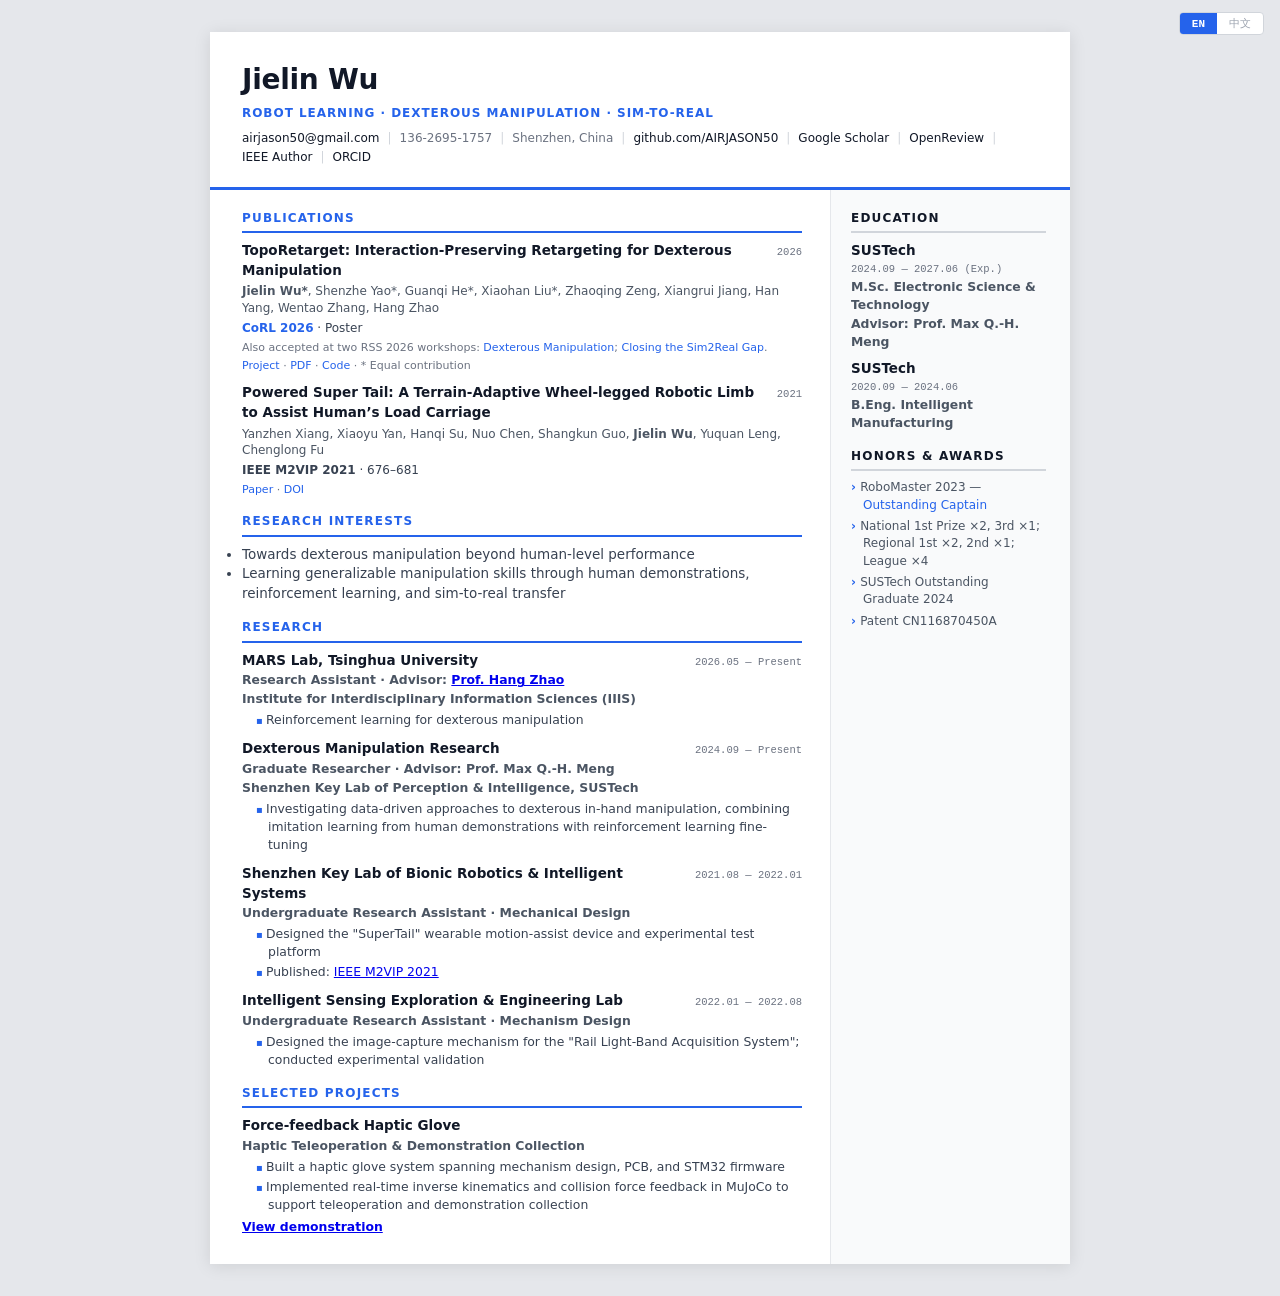
<file: preview-modern.html>
<!DOCTYPE html>
<html lang="en">
<head>
  <meta charset="UTF-8">
  <meta name="viewport" content="width=device-width, initial-scale=1.0">
  <title>Jielin Wu / 吴杰霖 — Modern</title>
  <style>
    :root {
      --accent: #2563eb;
      --accent-bg: #eff6ff;
      --text-primary: #111827;
      --text-body: #374151;
      --text-secondary: #4b5563;
      --text-tertiary: #6b7280;
      --border: #e5e7eb;
      --font-header: system-ui, -apple-system, 'Segoe UI', sans-serif;
      --font-body: system-ui, -apple-system, 'Segoe UI', sans-serif;
      --font-mono: ui-monospace, 'Cascadia Code', Consolas, monospace;
      --font-size: 13.5px;
    }
    * { margin: 0; padding: 0; box-sizing: border-box; }
    body { font-family: var(--font-body); font-size: var(--font-size); line-height: 1.45; color: var(--text-body); background: #e5e7eb; }
    html[lang="zh"] .en { display: none; }
    html[lang="en"] .zh { display: none; }

    .resume { max-width: 860px; margin: 32px auto; background: #fff; padding: 0; box-shadow: 0 2px 16px rgba(0,0,0,.1); overflow: hidden; }

    .lang-switch { position: fixed; top: 12px; right: 16px; display: flex; border-radius: 4px; overflow: hidden; border: 1px solid #d1d5db; font-size: 11px; z-index: 10; background: #fff; }
    .lang-switch button { background: transparent; border: none; padding: 3px 12px; cursor: pointer; font-family: var(--font-mono); font-size: 11px; color: #9ca3af; transition: all .2s; }
    .lang-switch button.active { background: var(--accent); color: #fff; font-weight: 700; }

    /* Header — left-aligned modern style */
    .header { padding: 28px 32px 20px; border-bottom: 3px solid var(--accent); }
    .header h1 { font-family: var(--font-header); font-size: 28px; font-weight: 800; color: var(--text-primary); letter-spacing: -0.01em; }
    .header .title { font-size: 12px; color: var(--accent); font-weight: 600; text-transform: uppercase; letter-spacing: 0.08em; margin-top: 4px; }
    .header .contact { font-size: 12px; color: var(--text-tertiary); margin-top: 8px; display: flex; flex-wrap: wrap; gap: 2px 0; }
    .header .contact a { color: var(--text-primary); text-decoration: none; font-weight: 500; }
    .header .contact a:hover { color: var(--accent); }
    .header .contact .sep { margin: 0 8px; color: #d1d5db; }
    .name-accent { display: none; }

    /* Two-column body */
    .body-wrap { display: flex; min-height: 100%; }
    .main { flex: 1; padding: 20px 28px 28px 32px; min-width: 0; }
    .sidebar { width: 240px; flex-shrink: 0; background: #f9fafb; padding: 20px 24px 28px 20px; border-left: 1px solid var(--border); }

    /* Section */
    .section { margin-bottom: 16px; }
    .section:last-child { margin-bottom: 0; }
    .section-title {
      font-family: var(--font-header); font-size: 12px; font-weight: 800;
      text-transform: uppercase; color: var(--accent); letter-spacing: 0.1em;
      margin-bottom: 8px; padding-bottom: 4px;
      border-bottom: 2px solid var(--accent);
    }
    .sidebar .section-title { border-bottom-color: #d1d5db; color: var(--text-primary); }

    /* Entry */
    .entry { margin-bottom: 10px; break-inside: avoid; }
    .entry:last-child { margin-bottom: 0; }
    .entry-row { display: flex; justify-content: space-between; align-items: baseline; margin-bottom: 1px; }
    .entry-title { font-weight: 700; color: var(--text-primary); font-size: var(--font-size); }
    .entry-title a { color: var(--text-primary); text-decoration: none; }
    .entry-title a:hover { color: var(--accent); text-decoration: underline; }
    .entry-sub { font-size: calc(var(--font-size) * 0.92); font-weight: 600; color: var(--text-secondary); }
    .date { font-family: var(--font-mono); font-size: 10.5px; color: var(--text-tertiary); white-space: nowrap; flex-shrink: 0; margin-left: 10px; }

    .entry ul { margin: 3px 0 4px 14px; padding: 0; list-style: none; }
    .entry ul li { font-size: calc(var(--font-size) * 0.92); margin-bottom: 2px; padding-left: 12px; text-indent: -12px; color: var(--text-body); }
    .entry ul li::before { content: "▪ "; color: var(--accent); font-size: 10px; }

    /* Publications */
    .publications .section-title { break-after: avoid; }
    .publication-authors, .publication-venue, .publication-note, .publication-links { font-size: 12px; line-height: 1.4; margin-top: 3px; }
    .publication-authors { color: var(--text-secondary); }
    .publication-note, .publication-links { font-size: 11px; color: var(--text-tertiary); }
    .publication-venue a, .publication-note a, .publication-links a { color: var(--accent); text-decoration: none; }
    .publication-venue a:hover, .publication-note a:hover, .publication-links a:hover { text-decoration: underline; }

    /* Awards */
    .awards { margin: 4px 0 0 0; padding: 0; list-style: none; font-size: 12px; color: var(--text-secondary); }
    .awards li { margin-bottom: 4px; padding-left: 12px; text-indent: -12px; }
    .awards li::before { content: "› "; color: var(--accent); font-weight: 700; }
    .awards li a { color: var(--accent); text-decoration: none; }

    /* Skills — pill style */
    .skills-group { margin-bottom: 8px; }
    .skills-group .label { font-weight: 700; font-size: 12px; color: var(--text-primary); display: block; margin-bottom: 4px; }
    .skills-group .pills { display: flex; flex-wrap: wrap; gap: 4px; }
    .skills-group .pill {
      font-size: 11px; padding: 2px 8px; border-radius: 3px;
      background: var(--accent-bg); color: var(--accent); font-weight: 500;
      border: 1px solid #dbeafe;
    }

    /* Sidebar entry adjustments */
    .sidebar .entry-row { flex-direction: column; gap: 0; }
    .sidebar .date { margin-left: 0; }
    .sidebar .entry { margin-bottom: 8px; }
    .sidebar .entry ul li { font-size: 12px; }

    @media print { body { background: none; } .resume { margin: 0; box-shadow: none; } .lang-switch { display: none; } .sidebar { background: #f9fafb !important; -webkit-print-color-adjust: exact; print-color-adjust: exact; } }
    @media (max-width: 700px) {
      .body-wrap { flex-direction: column; }
      .sidebar { width: 100%; border-left: none; border-top: 1px solid var(--border); }
      .resume { margin: 0; }
      .header { padding: 20px; }
      .main { padding: 16px 20px; }
      .sidebar { padding: 16px 20px; }
      .entry-row { flex-direction: column; gap: 1px; }
      .date { margin-left: 0; }
    }
  </style>
  <link rel="preconnect" href="https://fonts.googleapis.com">
  <link href="https://fonts.googleapis.com/css2?family=Noto+Sans+SC:wght@400;600;700&display=swap" rel="stylesheet">
</head>
<body>

<div class="lang-switch">
  <button onclick="setLang('en')">EN</button>
  <button onclick="setLang('zh')">中文</button>
</div>

<div class="resume">

  <header class="header">
    <h1><span class="en">Jielin Wu</span><span class="zh">吴杰霖</span></h1>
    <div class="name-accent"></div>
    <div class="title">
      <span class="en">Robot Learning · Dexterous Manipulation · Sim-to-Real</span>
      <span class="zh">机器人学习 · 灵巧操作 · 仿真到实物迁移</span>
    </div>
    <div class="contact">
      <a href="mailto:airjason50@gmail.com">airjason50@gmail.com</a>
      <span class="sep">|</span>
      <span>136-2695-1757</span>
      <span class="sep">|</span>
      <span class="en">Shenzhen, China</span><span class="zh">深圳</span>
      <span class="sep">|</span>
      <a href="https://github.com/AIRJASON50">github.com/AIRJASON50</a>
      <span class="sep" aria-hidden="true">|</span>
      <a href="https://scholar.google.com/citations?user=GMuQ-scAAAAJ"><span class="en">Google Scholar</span><span class="zh">谷歌学术</span></a>
      <span class="sep" aria-hidden="true">|</span>
      <a href="https://openreview.net/profile?id=~Jielin_Wu2">OpenReview</a>
      <span class="sep" aria-hidden="true">|</span>
      <a href="https://ieeexplore.ieee.org/author/37089229226"><span class="en">IEEE Author</span><span class="zh">IEEE 作者主页</span></a>
      <span class="sep" aria-hidden="true">|</span>
      <a href="https://orcid.org/0009-0006-6224-4803">ORCID</a>
    </div>
  </header>

  <div class="body-wrap">
    <!-- MAIN COLUMN -->
    <div class="main">

      <!-- Publications -->
      <div class="section publications" id="publications">
        <h3 class="section-title"><span class="en">Publications</span><span class="zh">论文发表</span></h3>
        <div class="entry">
          <div class="entry-row">
            <span class="entry-title"><a href="https://toporetarget2026.github.io/TopoRetarget/">TopoRetarget: Interaction-Preserving Retargeting for Dexterous Manipulation</a></span>
            <span class="date">2026</span>
          </div>
          <p class="publication-authors"><strong>Jielin Wu*</strong>, Shenzhe Yao*, Guanqi He*, Xiaohan Liu*, Zhaoqing Zeng, Xiangrui Jiang, Han Yang, Wentao Zhang, Hang Zhao</p>
          <p class="publication-venue"><a href="https://openreview.net/forum?id=9w3PEC3XLg"><strong>CoRL 2026</strong></a> · <span class="en">Poster</span><span class="zh">海报论文</span></p>
          <p class="publication-note"><span class="en">Also accepted at two RSS 2026 workshops: <a href="https://dex-manipulation.github.io/rss2026/">Dexterous Manipulation</a>; <a href="https://sites.google.com/view/rss2026sim2realws/home">Closing the Sim2Real Gap</a>.</span><span class="zh">亦被 RSS 2026 两个研讨会录用：<a href="https://dex-manipulation.github.io/rss2026/">灵巧操作</a>；<a href="https://sites.google.com/view/rss2026sim2realws/home">缩小仿真到现实差距</a>。</span></p>
          <p class="publication-links"><a href="https://toporetarget2026.github.io/TopoRetarget/"><span class="en">Project</span><span class="zh">项目主页</span></a> · <a href="https://arxiv.org/pdf/2606.16272">PDF</a> · <a href="https://github.com/wuji-technology/toporetarget"><span class="en">Code</span><span class="zh">代码</span></a> · <span class="en">* Equal contribution</span><span class="zh">* 共同贡献</span></p>
        </div>
        <div class="entry">
          <div class="entry-row">
            <span class="entry-title"><a href="https://ieeexplore.ieee.org/document/9665086">Powered Super Tail: A Terrain-Adaptive Wheel-legged Robotic Limb to Assist Human’s Load Carriage</a></span>
            <span class="date">2021</span>
          </div>
          <p class="publication-authors">Yanzhen Xiang, Xiaoyu Yan, Hanqi Su, Nuo Chen, Shangkun Guo, <strong>Jielin Wu</strong>, Yuquan Leng, Chenglong Fu</p>
          <p class="publication-venue"><strong>IEEE M2VIP 2021</strong> · 676–681</p>
          <p class="publication-links"><a href="https://ieeexplore.ieee.org/document/9665086"><span class="en">Paper</span><span class="zh">论文</span></a> · <a href="https://doi.org/10.1109/M2VIP49856.2021.9665086">DOI</a></p>
        </div>
      </div>

      <!-- Research Interests -->
      <div class="section">
        <h3 class="section-title"><span class="en">Research Interests</span><span class="zh">科研方向</span></h3>
        <ul class="en">
          <li>Towards dexterous manipulation beyond human-level performance</li>
          <li>Learning generalizable manipulation skills through human demonstrations, reinforcement learning, and sim-to-real transfer</li>
        </ul>
        <ul class="zh">
          <li>迈向超越人类水平的灵巧操作</li>
          <li>通过人类示教、强化学习与仿真到实物迁移，学习可泛化的操作技能</li>
        </ul>
      </div>

      <!-- Research -->
      <div class="section">
        <h3 class="section-title"><span class="en">Research</span><span class="zh">科研经历</span></h3>
        <div class="entry">
          <div class="entry-row">
            <span class="entry-title"><a href="https://group.iiis.tsinghua.edu.cn/~marslab/"><span class="en">MARS Lab, Tsinghua University</span><span class="zh">清华大学 MARS Lab</span></a></span>
            <span class="date"><span class="en">2026.05 — Present</span><span class="zh">2026.05 — 至今</span></span>
          </div>
          <div class="entry-row">
            <span class="entry-sub"><span class="en">Research Assistant · Advisor: <a href="https://hangzhaomit.github.io/">Prof. Hang Zhao</a></span><span class="zh">研究助理 · 指导老师：<a href="https://hangzhaomit.github.io/">赵行老师</a></span></span>
          </div>
          <div class="entry-row">
            <span class="entry-sub"><span class="en">Institute for Interdisciplinary Information Sciences (IIIS)</span><span class="zh">清华大学交叉信息研究院</span></span>
          </div>
          <ul class="en"><li>Reinforcement learning for dexterous manipulation</li></ul>
          <ul class="zh"><li>基于强化学习的灵巧操作研究</li></ul>
        </div>
        <div class="entry">
          <div class="entry-row">
            <span class="entry-title"><span class="en">Dexterous Manipulation Research</span><span class="zh">灵巧操作研究</span></span>
            <span class="date"><span class="en">2024.09 — Present</span><span class="zh">2024.09 — 至今</span></span>
          </div>
          <div class="entry-row">
            <span class="entry-sub"><span class="en">Graduate Researcher · Advisor: Prof. Max Q.-H. Meng</span><span class="zh">硕士研究生 · 导师：孟庆虎 教授</span></span>
          </div>
          <div class="entry-row">
            <span class="entry-sub"><span class="en">Shenzhen Key Lab of Perception &amp; Intelligence, SUSTech</span><span class="zh">深圳市感知与智能重点实验室（南科大）</span></span>
          </div>
          <ul class="en"><li>Investigating data-driven approaches to dexterous in-hand manipulation, combining imitation learning from human demonstrations with reinforcement learning fine-tuning</li></ul>
          <ul class="zh"><li>研究数据驱动的灵巧手内操作方法，结合人手示教的模仿学习与强化学习微调</li></ul>
        </div>
        <div class="entry">
          <div class="entry-row">
            <span class="entry-title"><span class="en">Shenzhen Key Lab of Bionic Robotics &amp; Intelligent Systems</span><span class="zh">深圳市仿生机器人与智能系统重点实验室</span></span>
            <span class="date">2021.08 — 2022.01</span>
          </div>
          <div class="entry-row"><span class="entry-sub"><span class="en">Undergraduate Research Assistant · Mechanical Design</span><span class="zh">本科科研助理 · 结构设计方向</span></span></div>
          <ul class="en"><li>Designed the "SuperTail" wearable motion-assist device and experimental test platform</li><li>Published: <a href="https://ieeexplore.ieee.org/document/9665086" target="_blank">IEEE M2VIP 2021</a></li></ul>
          <ul class="zh"><li>设计"超级尾"人体运动辅助可穿戴设备及实验平台</li><li>发表 IEEE 会议论文一篇 — <a href="https://ieeexplore.ieee.org/document/9665086" target="_blank">IEEE M2VIP 2021</a></li></ul>
        </div>
        <div class="entry">
          <div class="entry-row">
            <span class="entry-title"><span class="en">Intelligent Sensing Exploration &amp; Engineering Lab</span><span class="zh">智能传感探索与工程实验室</span></span>
            <span class="date">2022.01 — 2022.08</span>
          </div>
          <div class="entry-row"><span class="entry-sub"><span class="en">Undergraduate Research Assistant · Mechanism Design</span><span class="zh">本科科研助理 · 机构设计与实验</span></span></div>
          <ul class="en"><li>Designed the image-capture mechanism for the "Rail Light-Band Acquisition System"; conducted experimental validation</li></ul>
          <ul class="zh"><li>负责「钢轨光带图像采集系统」采集机构设计与实验验证</li></ul>
        </div>
      </div>

      <!-- Projects -->
      <div class="section" id="projects">
        <h3 class="section-title"><span class="en">Selected Projects</span><span class="zh">项目经历</span></h3>
        <div class="entry">
          <div class="entry-row">
            <span class="entry-title"><span class="en">Force-feedback Haptic Glove</span><span class="zh">力反馈触觉手套</span></span>
          </div>
          <div class="entry-sub"><span class="en">Haptic Teleoperation &amp; Demonstration Collection</span><span class="zh">力反馈遥操作与示教数据采集</span></div>
          <ul class="en"><li>Built a haptic glove system spanning mechanism design, PCB, and STM32 firmware</li><li>Implemented real-time inverse kinematics and collision force feedback in MuJoCo to support teleoperation and demonstration collection</li></ul>
          <ul class="zh"><li>完成力反馈手套系统的机构设计、电路设计与 STM32 固件开发</li><li>基于 MuJoCo 实现实时逆运动学与碰撞力反馈，支持遥操作与示教数据采集</li></ul>
          <div class="entry-sub"><a href="haptic-glove.gif"><span class="en">View demonstration</span><span class="zh">查看项目演示</span></a></div>
        </div>
      </div>







    </div>

    <!-- SIDEBAR -->
    <div class="sidebar">

      <!-- Education -->
      <div class="section">
        <h3 class="section-title"><span class="en">Education</span><span class="zh">教育背景</span></h3>
        <div class="entry">
          <div class="entry-row"><span class="entry-title"><span class="en">SUSTech</span><span class="zh">南方科技大学</span></span></div>
          <div class="entry-row"><span class="date"><span class="en">2024.09 — 2027.06 (Exp.)</span><span class="zh">2024.09 — 2027.06（预计）</span></span></div>
          <div class="entry-row"><span class="entry-sub"><span class="en">M.Sc. Electronic Science &amp; Technology</span><span class="zh">硕士 · 电子科学与技术</span></span></div>
          <div class="entry-row"><span class="entry-sub"><span class="en">Advisor: Prof. Max Q.-H. Meng</span><span class="zh">导师：孟庆虎 教授</span></span></div>
        </div>
        <div class="entry">
          <div class="entry-row"><span class="entry-title"><span class="en">SUSTech</span><span class="zh">南方科技大学</span></span></div>
          <div class="entry-row"><span class="date">2020.09 — 2024.06</span></div>
          <div class="entry-row"><span class="entry-sub"><span class="en">B.Eng. Intelligent Manufacturing</span><span class="zh">工学学士 · 智能制造与系统设计</span></span></div>
        </div>
      </div>

      <!-- Honors & Awards -->
      <div class="section">
        <h3 class="section-title"><span class="en">Honors &amp; Awards</span><span class="zh">荣誉与获奖</span></h3>
        <ul class="awards">
          <li><span class="en">RoboMaster 2023 — <a href="https://www.robomaster.com/zh-CN/resource/pages/announcement/1651" target="_blank">Outstanding Captain</a></span><span class="zh">RoboMaster 2023 — <a href="https://www.robomaster.com/zh-CN/resource/pages/announcement/1651" target="_blank">优秀队长</a></span></li>
          <li><span class="en">National 1st Prize ×2, 3rd ×1; Regional 1st ×2, 2nd ×1; League ×4</span><span class="zh">国家级一等奖 2 项、三等奖 1 项；省级一等奖 2 项、二等奖 1 项、三等奖 4 项</span></li>
          <li><span class="en">SUSTech Outstanding Graduate 2024</span><span class="zh">南科大 2024 届优秀毕业生</span></li>
          <li><span class="en">Patent CN116870450A</span><span class="zh">专利 CN116870450A</span></li>
        </ul>
      </div>

    </div>
  </div>

</div>

<script>
function setLang(lang) {
  document.documentElement.lang = lang;
  document.querySelectorAll('.lang-switch button').forEach(btn => {
    btn.classList.toggle('active', btn.textContent.trim() === (lang === 'zh' ? '中文' : 'EN'));
  });
}
setLang('en');
</script>

</body>
</html>
</file>
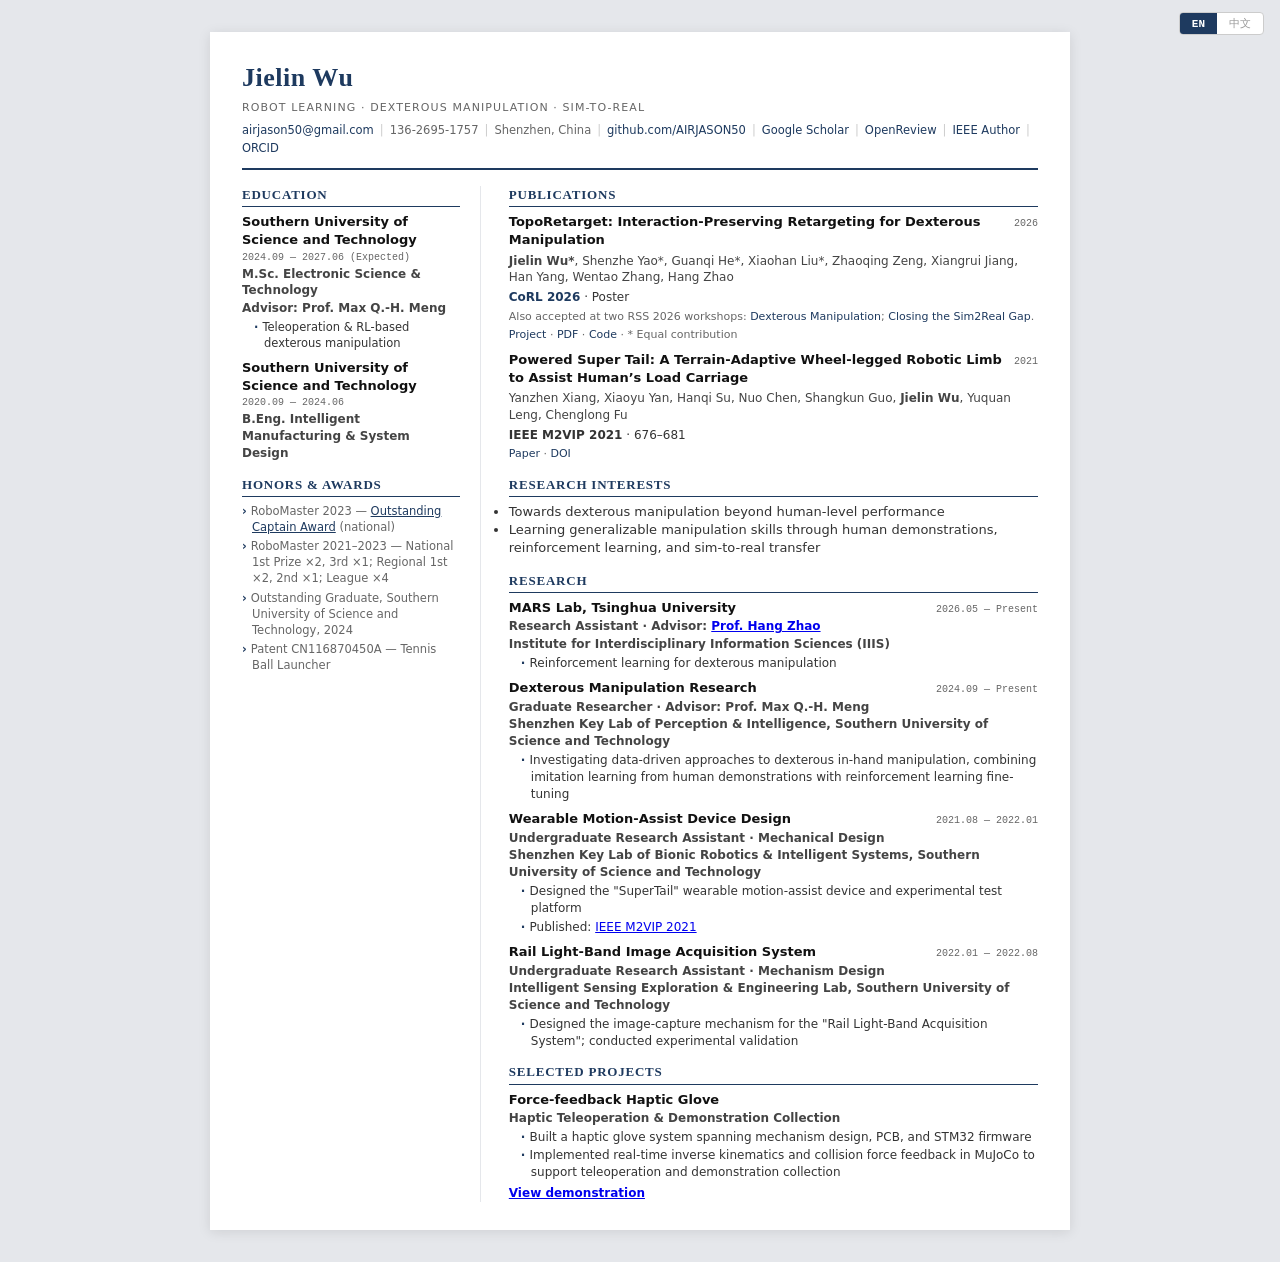
<file: preview-twocol.html>
<!DOCTYPE html>
<html lang="en">
<head>
  <meta charset="UTF-8">
  <meta name="viewport" content="width=device-width, initial-scale=1.0">
  <title>Jielin Wu / 吴杰霖</title>
  <style>
    :root {
      --accent: #1e3a5f;
      --accent-light: #e8eef5;
      --text-primary: #111;
      --text-body: #333;
      --text-secondary: #444;
      --text-tertiary: #666;
      --font-header: 'Palatino Linotype', Palatino, Georgia, serif;
      --font-body: 'Segoe UI', system-ui, -apple-system, sans-serif;
      --font-mono: 'Cascadia Code', 'Fira Code', Consolas, monospace;
      --font-size: 13px;
    }

    * { margin: 0; padding: 0; box-sizing: border-box; }

    body {
      font-family: var(--font-body);
      font-size: var(--font-size);
      line-height: 1.4;
      color: var(--text-body);
      background: #e5e7eb;
    }

    html[lang="zh"] .en { display: none; }
    html[lang="en"] .zh { display: none; }

    .resume {
      max-width: 860px;
      margin: 32px auto;
      background: #fff;
      padding: 28px 32px;
      box-shadow: 0 2px 12px rgba(0,0,0,.1);
    }

    /* Lang switch */
    .lang-switch {
      position: fixed; top: 12px; right: 16px;
      display: flex; border-radius: 4px; overflow: hidden;
      border: 1px solid #ccc; font-size: 11px; z-index: 10; background: #fff;
    }
    .lang-switch button {
      background: transparent; border: none; padding: 3px 12px;
      cursor: pointer; font-family: var(--font-mono); font-size: 11px;
      color: #999; transition: all .2s;
    }
    .lang-switch button.active {
      background: var(--accent); color: #fff; font-weight: 700;
    }

    /* Header - full width */
    .header {
      text-align: left;
      padding-bottom: 12px;
      margin-bottom: 16px;
      border-bottom: 2px solid var(--accent);
    }
    .header h1 {
      font-family: var(--font-header);
      font-size: 26px;
      font-weight: 700;
      color: var(--accent);
      letter-spacing: 0.02em;
    }
    .header .title {
      font-size: 11px;
      color: var(--text-tertiary);
      text-transform: uppercase;
      letter-spacing: 0.1em;
      margin-top: 4px;
    }
    .header .contact {
      font-size: 11.5px;
      color: var(--text-tertiary);
      margin-top: 6px;
      display: flex; flex-wrap: wrap; gap: 2px 6px;
    }
    .header .contact a { color: var(--accent); text-decoration: none; }
    .header .contact a:hover { text-decoration: underline; }
    .header .contact .sep { color: #ccc; }
    .name-accent { display: none; }

    /* Two-column layout */
    .two-col {
      display: flex;
      gap: 28px;
    }
    .sidebar {
      width: 30%;
      flex-shrink: 0;
      border-right: 1px solid #e5e7eb;
      padding-right: 20px;
    }
    .main {
      flex: 1;
      min-width: 0;
    }

    /* Section */
    .section { margin-bottom: 14px; }
    .section:last-child { margin-bottom: 0; }
    .section-title {
      font-family: var(--font-header);
      font-size: 13px;
      font-weight: 700;
      text-transform: uppercase;
      color: var(--accent);
      border-bottom: 1px solid var(--accent);
      padding-bottom: 2px;
      margin-bottom: 6px;
      letter-spacing: 0.06em;
    }

    /* Entry */
    .entry { margin-bottom: 8px; break-inside: avoid; }
    .entry:last-child { margin-bottom: 0; }
    .entry-row {
      display: flex; justify-content: space-between; align-items: baseline;
      margin-bottom: 1px;
    }
    .entry-title { font-weight: 700; color: var(--text-primary); font-size: 13px; }
    .entry-title a { color: var(--text-primary); text-decoration: none; }
    .entry-title a:hover { text-decoration: underline; }
    .entry-sub { font-size: 12px; font-weight: 600; color: var(--text-secondary); }
    .date {
      font-family: var(--font-mono); font-size: 10px;
      color: var(--text-tertiary); white-space: nowrap; flex-shrink: 0; margin-left: 8px;
    }
    .entry ul {
      margin: 2px 0 4px 12px; padding: 0; list-style: none;
    }
    .entry ul li {
      font-size: 12px; margin-bottom: 2px;
      padding-left: 10px; text-indent: -10px;
    }
    .entry ul li::before { content: "· "; font-weight: 700; color: var(--accent); }

    /* Publications */
    .publications .section-title { break-after: avoid; }
    .publication-authors, .publication-venue, .publication-note, .publication-links { font-size: 12px; line-height: 1.4; margin-top: 3px; }
    .publication-authors { color: var(--text-secondary); }
    .publication-note, .publication-links { font-size: 11px; color: var(--text-tertiary); }
    .publication-venue a, .publication-note a, .publication-links a { color: var(--accent); text-decoration: none; }
    .publication-venue a:hover, .publication-note a:hover, .publication-links a:hover { text-decoration: underline; }

    /* Awards */
    .awards {
      margin: 2px 0 4px 0; padding: 0; list-style: none;
      font-size: 11.5px; color: var(--text-tertiary);
    }
    .awards li { margin-bottom: 3px; padding-left: 10px; text-indent: -10px; }
    .awards li::before { content: "› "; color: var(--accent); font-weight: 700; }
    .awards li a { color: var(--accent); }

    /* Skills */
    .skills-row { font-size: 12px; margin-bottom: 4px; }
    .skills-row .label { font-weight: 700; display: block; color: var(--text-primary); margin-bottom: 1px; }

    /* Sidebar adjustments */
    .sidebar .entry-row { flex-direction: column; gap: 0; }
    .sidebar .date { margin-left: 0; font-size: 10px; }
    .sidebar .entry ul li { font-size: 11.5px; }

    @media print {
      body { background: none; }
      .resume { margin: 0; box-shadow: none; padding: 20px; }
      .lang-switch { display: none; }
    }
    @media (max-width: 640px) {
      .two-col { flex-direction: column; }
      .sidebar { width: 100%; border-right: none; padding-right: 0; border-bottom: 1px solid #e5e7eb; padding-bottom: 14px; margin-bottom: 14px; }
      .resume { margin: 0; padding: 16px; }
      .entry-row { flex-direction: column; gap: 1px; }
      .date { margin-left: 0; }
    }
  </style>
  <link rel="preconnect" href="https://fonts.googleapis.com">
  <link href="https://fonts.googleapis.com/css2?family=Noto+Sans+SC:wght@400;600;700&display=swap" rel="stylesheet">
</head>
<body>

<div class="lang-switch">
  <button onclick="setLang('en')">EN</button>
  <button onclick="setLang('zh')">中文</button>
</div>

<div class="resume">

  <header class="header">
    <h1><span class="en">Jielin Wu</span><span class="zh">吴杰霖</span></h1>
    <div class="name-accent"></div>
    <div class="title">
      <span class="en">Robot Learning · Dexterous Manipulation · Sim-to-Real</span>
      <span class="zh">机器人学习 · 灵巧操作 · 仿真到实物迁移</span>
    </div>
    <div class="contact">
      <a href="mailto:airjason50@gmail.com">airjason50@gmail.com</a>
      <span class="sep">|</span>
      <span>136-2695-1757</span>
      <span class="sep">|</span>
      <span class="en">Shenzhen, China</span><span class="zh">深圳</span>
      <span class="sep">|</span>
      <a href="https://github.com/AIRJASON50">github.com/AIRJASON50</a>
      <span class="sep" aria-hidden="true">|</span>
      <a href="https://scholar.google.com/citations?user=GMuQ-scAAAAJ"><span class="en">Google Scholar</span><span class="zh">谷歌学术</span></a>
      <span class="sep" aria-hidden="true">|</span>
      <a href="https://openreview.net/profile?id=~Jielin_Wu2">OpenReview</a>
      <span class="sep" aria-hidden="true">|</span>
      <a href="https://ieeexplore.ieee.org/author/37089229226"><span class="en">IEEE Author</span><span class="zh">IEEE 作者主页</span></a>
      <span class="sep" aria-hidden="true">|</span>
      <a href="https://orcid.org/0009-0006-6224-4803">ORCID</a>
    </div>
  </header>

  <div class="two-col">

    <!-- SIDEBAR -->
    <div class="sidebar">

      <!-- Education -->
      <div class="section">
        <h3 class="section-title"><span class="en">Education</span><span class="zh">教育背景</span></h3>
        <div class="entry">
          <div class="entry-row">
            <span class="entry-title"><span class="en">Southern University of Science and Technology</span><span class="zh">南方科技大学</span></span>
          </div>
          <div class="entry-row">
            <span class="date"><span class="en">2024.09 — 2027.06 (Expected)</span><span class="zh">2024.09 — 2027.06（预计）</span></span>
          </div>
          <div class="entry-row">
            <span class="entry-sub"><span class="en">M.Sc. Electronic Science &amp; Technology</span><span class="zh">硕士 · 电子科学与技术</span></span>
          </div>
          <div class="entry-row">
            <span class="entry-sub"><span class="en">Advisor: Prof. Max Q.-H. Meng</span><span class="zh">导师：孟庆虎 教授</span></span>
          </div>
          <ul class="en"><li>Teleoperation &amp; RL-based dexterous manipulation</li></ul>
          <ul class="zh"><li>灵巧手遥操作与基于强化学习的灵巧操作</li></ul>
        </div>
        <div class="entry">
          <div class="entry-row">
            <span class="entry-title"><span class="en">Southern University of Science and Technology</span><span class="zh">南方科技大学</span></span>
          </div>
          <div class="entry-row">
            <span class="date">2020.09 — 2024.06</span>
          </div>
          <div class="entry-row">
            <span class="entry-sub"><span class="en">B.Eng. Intelligent Manufacturing &amp; System Design</span><span class="zh">工学学士 · 智能制造与系统设计</span></span>
          </div>
        </div>
      </div>

      <!-- Honors & Awards -->
      <div class="section">
        <h3 class="section-title"><span class="en">Honors &amp; Awards</span><span class="zh">荣誉与获奖</span></h3>
        <ul class="awards">
          <li><span class="en">RoboMaster 2023 — <a href="https://www.robomaster.com/zh-CN/resource/pages/announcement/1651" target="_blank">Outstanding Captain Award</a> (national)</span><span class="zh">RoboMaster 2023 — <a href="https://www.robomaster.com/zh-CN/resource/pages/announcement/1651" target="_blank">优秀队长</a>（全国个人奖项）</span></li>
          <li><span class="en">RoboMaster 2021–2023 — National 1st Prize ×2, 3rd ×1; Regional 1st ×2, 2nd ×1; League ×4</span><span class="zh">RoboMaster 2021–2023 — 国家级一等奖 2 项、三等奖 1 项；省级一等奖 2 项、二等奖 1 项、三等奖 4 项</span></li>
          <li><span class="en">Outstanding Graduate, Southern University of Science and Technology, 2024</span><span class="zh">南方科技大学 2024 届优秀毕业生</span></li>
          <li><span class="en">Patent CN116870450A — Tennis Ball Launcher</span><span class="zh">发明专利 CN116870450A —「网球发射机」</span></li>
        </ul>
      </div>

    </div>

    <!-- MAIN -->
    <div class="main">

      <!-- Publications -->
      <div class="section publications" id="publications">
        <h3 class="section-title"><span class="en">Publications</span><span class="zh">论文发表</span></h3>
        <div class="entry">
          <div class="entry-row">
            <span class="entry-title"><a href="https://toporetarget2026.github.io/TopoRetarget/">TopoRetarget: Interaction-Preserving Retargeting for Dexterous Manipulation</a></span>
            <span class="date">2026</span>
          </div>
          <p class="publication-authors"><strong>Jielin Wu*</strong>, Shenzhe Yao*, Guanqi He*, Xiaohan Liu*, Zhaoqing Zeng, Xiangrui Jiang, Han Yang, Wentao Zhang, Hang Zhao</p>
          <p class="publication-venue"><a href="https://openreview.net/forum?id=9w3PEC3XLg"><strong>CoRL 2026</strong></a> · <span class="en">Poster</span><span class="zh">海报论文</span></p>
          <p class="publication-note"><span class="en">Also accepted at two RSS 2026 workshops: <a href="https://dex-manipulation.github.io/rss2026/">Dexterous Manipulation</a>; <a href="https://sites.google.com/view/rss2026sim2realws/home">Closing the Sim2Real Gap</a>.</span><span class="zh">亦被 RSS 2026 两个研讨会录用：<a href="https://dex-manipulation.github.io/rss2026/">灵巧操作</a>；<a href="https://sites.google.com/view/rss2026sim2realws/home">缩小仿真到现实差距</a>。</span></p>
          <p class="publication-links"><a href="https://toporetarget2026.github.io/TopoRetarget/"><span class="en">Project</span><span class="zh">项目主页</span></a> · <a href="https://arxiv.org/pdf/2606.16272">PDF</a> · <a href="https://github.com/wuji-technology/toporetarget"><span class="en">Code</span><span class="zh">代码</span></a> · <span class="en">* Equal contribution</span><span class="zh">* 共同贡献</span></p>
        </div>
        <div class="entry">
          <div class="entry-row">
            <span class="entry-title"><a href="https://ieeexplore.ieee.org/document/9665086">Powered Super Tail: A Terrain-Adaptive Wheel-legged Robotic Limb to Assist Human’s Load Carriage</a></span>
            <span class="date">2021</span>
          </div>
          <p class="publication-authors">Yanzhen Xiang, Xiaoyu Yan, Hanqi Su, Nuo Chen, Shangkun Guo, <strong>Jielin Wu</strong>, Yuquan Leng, Chenglong Fu</p>
          <p class="publication-venue"><strong>IEEE M2VIP 2021</strong> · 676–681</p>
          <p class="publication-links"><a href="https://ieeexplore.ieee.org/document/9665086"><span class="en">Paper</span><span class="zh">论文</span></a> · <a href="https://doi.org/10.1109/M2VIP49856.2021.9665086">DOI</a></p>
        </div>
      </div>

      <!-- Research Interests -->
      <div class="section">
        <h3 class="section-title"><span class="en">Research Interests</span><span class="zh">科研方向</span></h3>
        <ul class="en">
          <li>Towards dexterous manipulation beyond human-level performance</li>
          <li>Learning generalizable manipulation skills through human demonstrations, reinforcement learning, and sim-to-real transfer</li>
        </ul>
        <ul class="zh">
          <li>迈向超越人类水平的灵巧操作</li>
          <li>通过人类示教、强化学习与仿真到实物迁移，学习可泛化的操作技能</li>
        </ul>
      </div>

      <!-- Research -->
      <div class="section">
        <h3 class="section-title"><span class="en">Research</span><span class="zh">科研经历</span></h3>
        <div class="entry">
          <div class="entry-row">
            <span class="entry-title"><a href="https://group.iiis.tsinghua.edu.cn/~marslab/"><span class="en">MARS Lab, Tsinghua University</span><span class="zh">清华大学 MARS Lab</span></a></span>
            <span class="date"><span class="en">2026.05 — Present</span><span class="zh">2026.05 — 至今</span></span>
          </div>
          <div class="entry-row">
            <span class="entry-sub"><span class="en">Research Assistant · Advisor: <a href="https://hangzhaomit.github.io/">Prof. Hang Zhao</a></span><span class="zh">研究助理 · 指导老师：<a href="https://hangzhaomit.github.io/">赵行老师</a></span></span>
          </div>
          <div class="entry-row">
            <span class="entry-sub"><span class="en">Institute for Interdisciplinary Information Sciences (IIIS)</span><span class="zh">清华大学交叉信息研究院</span></span>
          </div>
          <ul class="en"><li>Reinforcement learning for dexterous manipulation</li></ul>
          <ul class="zh"><li>基于强化学习的灵巧操作研究</li></ul>
        </div>
        <div class="entry">
          <div class="entry-row">
            <span class="entry-title"><span class="en">Dexterous Manipulation Research</span><span class="zh">灵巧操作研究</span></span>
            <span class="date"><span class="en">2024.09 — Present</span><span class="zh">2024.09 — 至今</span></span>
          </div>
          <div class="entry-row">
            <span class="entry-sub"><span class="en">Graduate Researcher · Advisor: Prof. Max Q.-H. Meng</span><span class="zh">硕士研究生 · 导师：孟庆虎 教授</span></span>
          </div>
          <div class="entry-row">
            <span class="entry-sub"><span class="en">Shenzhen Key Lab of Perception &amp; Intelligence, Southern University of Science and Technology</span><span class="zh">深圳市感知与智能重点实验室（南方科技大学）</span></span>
          </div>
          <ul class="en"><li>Investigating data-driven approaches to dexterous in-hand manipulation, combining imitation learning from human demonstrations with reinforcement learning fine-tuning</li></ul>
          <ul class="zh"><li>研究数据驱动的灵巧手内操作方法，结合人手示教的模仿学习与强化学习微调</li></ul>
        </div>
        <div class="entry">
          <div class="entry-row">
            <span class="entry-title"><span class="en">Wearable Motion-Assist Device Design</span><span class="zh">人体运动辅助可穿戴设备设计</span></span>
            <span class="date">2021.08 — 2022.01</span>
          </div>
          <div class="entry-row">
            <span class="entry-sub"><span class="en">Undergraduate Research Assistant · Mechanical Design</span><span class="zh">本科科研助理 · 结构设计方向</span></span>
          </div>
          <div class="entry-row">
            <span class="entry-sub"><span class="en">Shenzhen Key Lab of Bionic Robotics &amp; Intelligent Systems, Southern University of Science and Technology</span><span class="zh">深圳市仿生机器人与智能系统重点实验室，南方科技大学</span></span>
          </div>
          <ul class="en">
            <li>Designed the "SuperTail" wearable motion-assist device and experimental test platform</li>
            <li>Published: <a href="https://ieeexplore.ieee.org/document/9665086" target="_blank">IEEE M2VIP 2021</a></li>
          </ul>
          <ul class="zh">
            <li>设计"超级尾"人体运动辅助可穿戴设备及实验平台</li>
            <li>发表 IEEE 会议论文一篇 — <a href="https://ieeexplore.ieee.org/document/9665086" target="_blank">IEEE M2VIP 2021</a></li>
          </ul>
        </div>
        <div class="entry">
          <div class="entry-row">
            <span class="entry-title"><span class="en">Rail Light-Band Image Acquisition System</span><span class="zh">钢轨光带图像采集系统研究</span></span>
            <span class="date">2022.01 — 2022.08</span>
          </div>
          <div class="entry-row">
            <span class="entry-sub"><span class="en">Undergraduate Research Assistant · Mechanism Design</span><span class="zh">本科科研助理 · 机构设计与实验</span></span>
          </div>
          <div class="entry-row">
            <span class="entry-sub"><span class="en">Intelligent Sensing Exploration &amp; Engineering Lab, Southern University of Science and Technology</span><span class="zh">智能传感探索与工程实验室，南方科技大学</span></span>
          </div>
          <ul class="en"><li>Designed the image-capture mechanism for the "Rail Light-Band Acquisition System"; conducted experimental validation</li></ul>
          <ul class="zh"><li>负责「钢轨光带图像采集系统」采集机构设计与实验验证</li></ul>
        </div>
      </div>

      <!-- Projects -->
      <div class="section" id="projects">
        <h3 class="section-title"><span class="en">Selected Projects</span><span class="zh">项目经历</span></h3>
        <div class="entry">
          <div class="entry-row">
            <span class="entry-title"><span class="en">Force-feedback Haptic Glove</span><span class="zh">力反馈触觉手套</span></span>
          </div>
          <div class="entry-sub"><span class="en">Haptic Teleoperation &amp; Demonstration Collection</span><span class="zh">力反馈遥操作与示教数据采集</span></div>
          <ul class="en"><li>Built a haptic glove system spanning mechanism design, PCB, and STM32 firmware</li><li>Implemented real-time inverse kinematics and collision force feedback in MuJoCo to support teleoperation and demonstration collection</li></ul>
          <ul class="zh"><li>完成力反馈手套系统的机构设计、电路设计与 STM32 固件开发</li><li>基于 MuJoCo 实现实时逆运动学与碰撞力反馈，支持遥操作与示教数据采集</li></ul>
          <div class="entry-sub"><a href="haptic-glove.gif"><span class="en">View demonstration</span><span class="zh">查看项目演示</span></a></div>
        </div>
      </div>







    </div>
  </div>
</div>

<script>
function setLang(lang) {
  document.documentElement.lang = lang;
  document.querySelectorAll('.lang-switch button').forEach(btn => {
    btn.classList.toggle('active', btn.textContent.trim() === (lang === 'zh' ? '中文' : 'EN'));
  });
}
setLang('en');
</script>

</body>
</html>
</file>
<file: style.css>
:root {
  color-scheme: light;
  --ink: #252a30;
  --muted: #6a737e;
  --link: #245a82;
  --line: #e6e9ec;
  --page-width: 960px;
  font-family: -apple-system, BlinkMacSystemFont, "Segoe UI", "Helvetica Neue", Arial, "Noto Sans SC", sans-serif;
  font-synthesis: none;
  scroll-behavior: smooth;
  scroll-padding-top: 100px;
}
* { box-sizing: border-box; }
body { margin: 0; color: var(--ink); background: #fff; font-size: 15px; line-height: 1.75; }
html[lang="en"] .zh, html[lang="zh"] .en { display: none; }
a { color: var(--link); text-decoration: none; text-underline-offset: 3px; }
a:hover { text-decoration: underline; }
button, a { -webkit-tap-highlight-color: transparent; }
button { font: inherit; }
:focus-visible { outline: 2px solid var(--link); outline-offset: 5px; border-radius: 2px; }
::selection { background: #dceaf4; }
p { margin: 0 0 14px; }
h1, h2, h3 { color: #20252a; }
h1 { font-size: 42px; line-height: 1.2; font-weight: 600; letter-spacing: -1.6px; margin: 0 0 18px; }
h2 { font-size: 25px; font-weight: 500; line-height: 1.3; letter-spacing: -.5px; margin: 0 0 25px; }
h3 { font-size: 16px; font-weight: 600; line-height: 1.5; margin: 0 0 5px; }
strong { font-weight: 600; }
.skip-link { position: fixed; left: 20px; top: -100px; padding: 8px 16px; background: white; border: 1px solid var(--line); z-index: 20; }
.skip-link:focus { top: 10px; }
.site-header { position: sticky; top: 0; background: rgba(255, 255, 255, .97); border-bottom: 1px solid var(--line); z-index: 10; }
.nav-inner { max-width: var(--page-width); margin: auto; min-height: 66px; display: flex; align-items: center; gap: 28px; }
.brand { color: var(--ink); font-size: 18px; font-weight: 600; letter-spacing: -.4px; margin-right: auto; white-space: nowrap; }
.brand:hover { text-decoration: none; }
.brand-dot { color: var(--link); }
.nav-links { display: flex; align-items: center; gap: 25px; font-size: 13px; }
.nav-links a { color: #555d66; }
.nav-links a:hover, .nav-links .nav-cv { color: var(--link); }
.language-switch { display: flex; align-items: center; gap: 5px; color: #b4bbc2; font-size: 12px; }
.language-switch button { border: none; background: none; color: #7a828b; cursor: pointer; padding: 10px 3px; min-height: 44px; }
.language-switch button[aria-pressed="true"] { color: var(--ink); font-weight: 600; }
.page { max-width: var(--page-width); margin: 0 auto; padding: 65px 0 70px; }
.about { display: grid; grid-template-columns: minmax(0, 1fr) 205px; gap: 56px; align-items: start; }
.chinese-name { display: inline-block; color: var(--muted); font-size: 24px; font-weight: 400; letter-spacing: 2px; margin-left: 13px; vertical-align: 4px; }
.affiliation { color: #606a75; font-size: 14px; line-height: 1.8; margin-bottom: 21px; }
.portrait-frame { width: 205px; aspect-ratio: 9 / 10; overflow: hidden; margin-top: 8px; border: 1px solid #eceef0; border-radius: 2px; }
.portrait { display: block; width: 100%; height: 100%; object-fit: cover; }
.contact-links { display: flex; align-items: center; flex-wrap: wrap; gap: 23px; margin-top: 25px; font-size: 13px; }
.contact-links a { display: inline-flex; align-items: center; gap: 7px; min-height: 36px; }
.contact-links svg { width: 16px; height: 16px; fill: none; stroke: currentColor; stroke-width: 1.6; stroke-linecap: round; stroke-linejoin: round; }
.button-link { border: 1px solid #becbd6; border-radius: 3px; padding: 3px 11px; }
.button-link:hover { background: #f5f8fa; text-decoration: none; }
.section { margin-top: 52px; }
.news { margin-top: 45px; }
.news h2 { margin-bottom: 17px; }
.news-list { margin: 0; padding: 0; list-style: none; }
.news-list li { display: grid; grid-template-columns: 80px minmax(0, 1fr); gap: 16px; margin: 8px 0; line-height: 1.65; font-size: 14px; }
.news-list time { color: var(--muted); font-variant-numeric: tabular-nums; font-size: 13px; padding-top: 1px; }
.section-heading { display: flex; align-items: baseline; gap: 18px; justify-content: space-between; }
.section-note { color: var(--muted); font-size: 12px; white-space: nowrap; }
a.section-note { color: var(--link); }
.publication { display: grid; grid-template-columns: 200px minmax(0, 1fr); gap: 27px; margin-bottom: 29px; }
.publication h3 a { color: var(--ink); }
.publication p { font-size: 14px; line-height: 1.65; margin-bottom: 7px; }
.publication-image { display: block; margin-top: 5px; }
.publication-image img { display: block; width: 100%; height: auto; border: 1px solid var(--line); border-radius: 3px; }
.publication p.authors { font-size: 13px; color: #68717c; }
.authors strong { color: var(--ink); text-decoration: underline; text-underline-offset: 3px; }
.venue { color: #5e6975; font-style: italic; }
.publication p.workshop-venues { color: var(--muted); font-size: 12px; }
.resource-links { display: flex; align-items: center; flex-wrap: wrap; gap: 8px; margin-top: 11px; font-size: 11px; }
.resource-links a { padding: 1px 12px; border: 1px solid #bcc8d2; border-radius: 2px; line-height: 1.9; }
.resource-links a:hover { background: #f5f8fa; text-decoration: none; }
.publication-text { border-top: 1px solid var(--line); padding-top: 24px; }
.project { display: grid; grid-template-columns: 35px minmax(0, 1fr); gap: 17px; padding: 22px 0; border-top: 1px solid var(--line); }
.project-with-image { grid-template-columns: 35px minmax(0, 1fr) 180px; }
.project-with-demo { grid-template-columns: 35px minmax(0, 1fr) 300px; }
.project-image { display: block; margin-top: 4px; }
.project-image img { display: block; width: 100%; height: auto; border: 1px solid var(--line); border-radius: 3px; }
.project-photo { aspect-ratio: 1; overflow: hidden; align-self: start; border: 1px solid var(--line); border-radius: 3px; }
.project-photo img { height: 100%; object-fit: cover; object-position: 50% 100%; border: 0; border-radius: 0; transform: scale(1.6); transform-origin: 50% 100%; }
.project-index { color: #8a96a2; font-size: 12px; font-variant-numeric: tabular-nums; padding-top: 3px; }
.project h3 a { color: var(--ink); }
.project p { font-size: 14px; margin-bottom: 0; }
.project p.project-context { color: var(--muted); font-size: 12px; margin-bottom: 8px; }
.text-links { font-size: 12px; margin-top: 9px; }
.earlier-work { font-size: 13px; color: var(--muted); margin: 14px 0 0 52px; }
.experience-row { display: grid; grid-template-columns: 155px minmax(0, 1fr); gap: 22px; margin-bottom: 23px; }
.period { color: var(--muted); font-size: 12px; padding-top: 4px; font-variant-numeric: tabular-nums; }
.experience-row h3 { font-size: 15px; margin: 0; }
.experience-row h3 a { color: var(--ink); }
.experience-row p { color: var(--muted); font-size: 13px; margin: 2px 0 0; }
.background-grid { display: grid; grid-template-columns: 1.1fr 1fr; gap: 55px; border-top: 1px solid var(--line); padding-top: 35px; }
.background-grid h2 { font-size: 22px; margin-bottom: 22px; }
.background-grid h3 { font-size: 14px; }
.education-degree { font-size: 13px; margin: 12px 0 3px; }
.muted { color: var(--muted); font-size: 12px; }
.honors-list { list-style: none; margin: 0; padding: 0; }
.honors-list li { font-size: 13px; margin-bottom: 12px; }
.honors-list .muted { display: block; }
.site-footer { border-top: 1px solid var(--line); color: var(--muted); font-size: 11px; }
.site-footer > div { max-width: var(--page-width); margin: auto; min-height: 69px; display: flex; align-items: center; gap: 25px; }
.site-footer a { color: var(--muted); }
.site-footer a:last-child { margin-left: auto; }
@media (max-width: 1040px) {
  .nav-inner, .page, .site-footer > div { margin-left: 32px; margin-right: 32px; }
  .about { gap: 35px; grid-template-columns: minmax(0, 1fr) 185px; }
  .portrait-frame { width: 185px; }
}
@media (max-width: 680px) {
  :root { scroll-padding-top: 110px; }
  body { font-size: 14px; }
  .nav-inner, .page, .site-footer > div { margin-left: 22px; margin-right: 22px; }
  .nav-inner { flex-wrap: wrap; gap: 0 16px; padding: 10px 0 9px; }
  .brand { font-size: 17px; }
  .language-switch { margin-left: auto; }
  .nav-links { order: 3; width: 100%; gap: 22px; font-size: 12px; padding: 3px 0; }
  .nav-links a { padding: 3px 0; }
  .page { padding-top: 37px; padding-bottom: 40px; }
  .about { grid-template-columns: minmax(0, 1fr) 96px; gap: 20px; }
  .intro { display: contents; }
  h1 { grid-column: 1; font-size: 32px; letter-spacing: -1px; margin-bottom: 0; }
  .chinese-name { display: block; font-size: 18px; margin: 8px 0 0; vertical-align: baseline; }
  .portrait-frame { grid-column: 2; grid-row: 1 / 3; width: 96px; margin-top: 0; }
  .affiliation { grid-column: 1; font-size: 12px; margin: -4px 0 0; }
  .intro > p:not(.affiliation), .contact-links { grid-column: 1 / -1; margin-bottom: 0; }
  .contact-links { gap: 20px; margin-top: 0; }
  h2 { font-size: 23px; }
  .section { margin-top: 40px; }
  .section-heading { gap: 10px; }
  .section-note { font-size: 10px; }
  .news-list li { grid-template-columns: 62px minmax(0, 1fr); gap: 10px; font-size: 13px; margin-bottom: 12px; }
  .news-list time { font-size: 11px; }
  .publication { grid-template-columns: 1fr; gap: 13px; }
  .publication-image { max-width: 270px; margin-top: 0; }
  .publication p { font-size: 13px; }
  .publication h3 { font-size: 15px; }
  .project { grid-template-columns: 23px minmax(0, 1fr); gap: 10px; }
  .project-image { grid-column: 2; max-width: 180px; margin-top: 0; }
  .project-demo { max-width: 100%; }
  .project p { font-size: 13px; }
  .earlier-work { margin-left: 33px; }
  .experience-row { grid-template-columns: 1fr; gap: 3px; }
  .period { font-size: 11px; }
  .background-grid { grid-template-columns: 1fr; gap: 27px; }
  .site-footer > div { flex-wrap: wrap; gap: 5px 15px; padding: 15px 0; }
}
@media (max-width: 360px) {
  .nav-inner, .page, .site-footer > div { margin-left: 16px; margin-right: 16px; }
  .nav-links { justify-content: space-between; gap: 10px; }
  .about { grid-template-columns: minmax(0, 1fr) 78px; gap: 18px; }
  .portrait-frame { width: 78px; }
  h1 { font-size: 29px; }
  .contact-links { gap: 14px; }
}
@media (prefers-reduced-motion: reduce) { :root { scroll-behavior: auto; } }
@media print {
  .site-header, .site-footer, .skip-link, .portrait-frame { display: none; }
  .page { margin: 0; padding: 0; }
  .about, .background-grid { display: block; }
  .section { margin-top: 25px; }
  .publication, .project, .experience-row { break-inside: avoid; }
}
</file>
